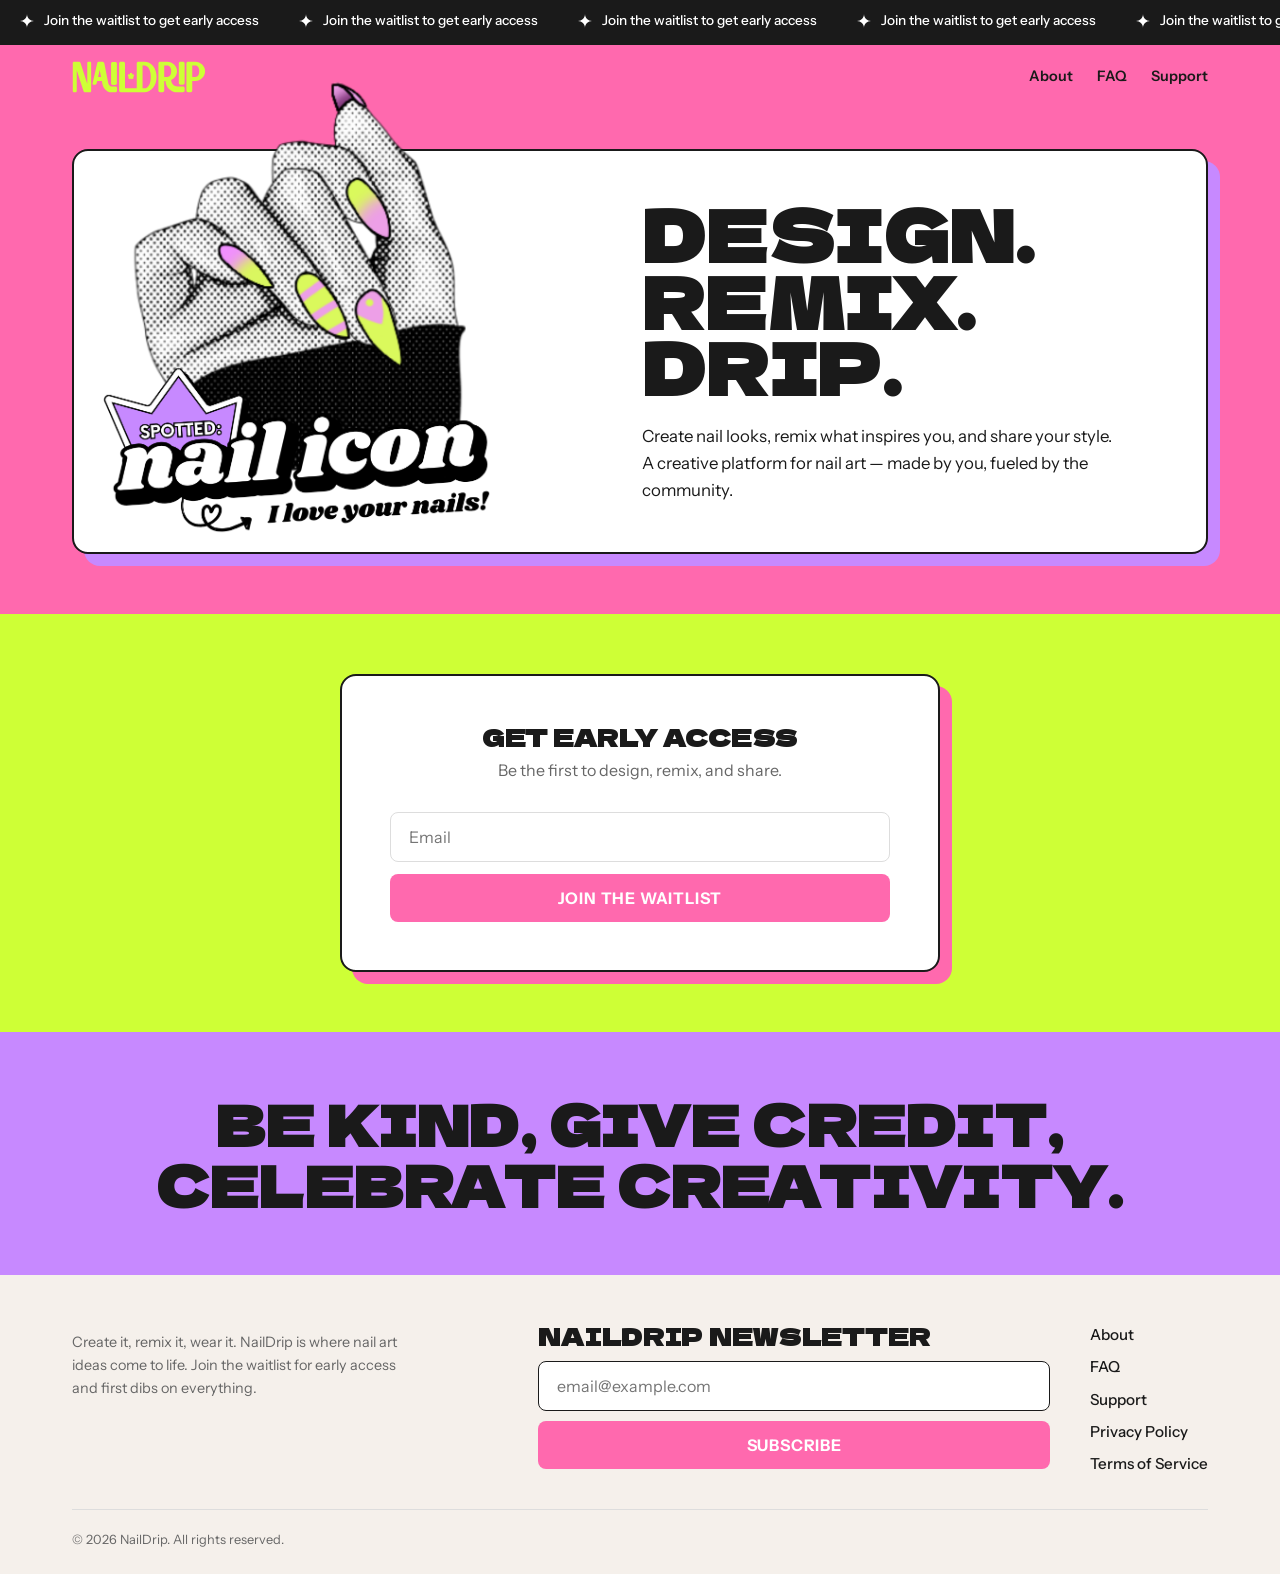
<file: index.html>
<!DOCTYPE html>
<html lang="en">
<head>
  <meta charset="UTF-8">
  <meta name="viewport" content="width=device-width, initial-scale=1.0">
  <title>NailDrip — Design, Remix, and Share Nail Art</title>
  <meta name="description" content="A creative platform for designing, remixing, sharing, and discovering nail art. Made by you, inspired by the community.">
  <meta property="og:title" content="NailDrip — Design, Remix, and Share Nail Art">
  <meta property="og:description" content="A creative platform for designing, remixing, sharing, and discovering nail art.">
  <meta property="og:type" content="website">
  <meta property="og:url" content="https://naildrip.co/">
  <meta name="twitter:card" content="summary_large_image">
  <link rel="stylesheet" href="css/style.css?v=17">
</head>
<body>

  <!-- Announcement Marquee -->
  <div class="announcement-bar">
    <div class="marquee-track">
      <span>Join the waitlist to get early access</span>
      <span>Join the waitlist to get early access</span>
      <span>Join the waitlist to get early access</span>
      <span>Join the waitlist to get early access</span>
      <span>Join the waitlist to get early access</span>
      <span>Join the waitlist to get early access</span>
      <span>Join the waitlist to get early access</span>
      <span>Join the waitlist to get early access</span>
      <span>Join the waitlist to get early access</span>
      <span>Join the waitlist to get early access</span>
      <span>Join the waitlist to get early access</span>
      <span>Join the waitlist to get early access</span>
    </div>
  </div>

  <!-- Header -->
  <header class="site-header">
    <div class="container">
      <a href="/" class="logo">
        <img src="images/naildrip_logo-neon.svg" alt="NailDrip" height="32">
      </a>
      <nav class="desktop-nav">
        <a href="/about.html">About</a>
        <a href="/faq.html">FAQ</a>
        <a href="/support.html">Support</a>
      </nav>
      <button class="nav-toggle" onclick="document.querySelector('.mobile-nav').classList.toggle('open')" aria-label="Menu">
        <svg viewBox="0 0 24 24" fill="none" stroke="currentColor" stroke-width="2.5"><line x1="3" y1="6" x2="21" y2="6"/><line x1="3" y1="12" x2="21" y2="12"/><line x1="3" y1="18" x2="21" y2="18"/></svg>
      </button>
    </div>
    <nav class="mobile-nav">
      <a href="/about.html">About</a>
      <a href="/faq.html">FAQ</a>
      <a href="/support.html">Support</a>
    </nav>
  </header>

  <!-- Hero Section -->
  <div class="hero-section">
    <div class="hero-card">
      <div class="hero-image">
        <img src="images/naildrip-halftonehand.png" alt="Illustrated hand with colorful nail art">
      </div>
      <div class="hero-text">
        <h1>Design. Remix. Drip.</h1>
        <p>Create nail looks, remix what inspires you, and share your style. A creative platform for nail art — made by you, fueled by the community.</p>
      </div>
    </div>
  </div>

  <!-- Waitlist Section -->
  <section class="section-lime">
    <div class="waitlist-card">
      <h2>Get early access</h2>
      <p class="subtitle">Be the first to design, remix, and share.</p>
      <form class="email-form" action="#">
        <input type="email" name="email" placeholder="Email" required>
        <button type="submit" class="btn-pink">Join the waitlist</button>
      </form>
    </div>
  </section>

  <!-- Purple Banner -->
  <section class="section-purple">
    <div class="container">
      <h2>Be kind, give credit, celebrate creativity.</h2>
    </div>
  </section>

  <!-- Footer -->
  <footer class="site-footer">
    <div class="container">
      <div class="footer-content">
        <div class="footer-brand">
          <p>Create it, remix it, wear it. NailDrip is where nail art ideas come to life. Join the waitlist for early access and first dibs on everything.</p>
        </div>
        <div class="footer-newsletter">
          <h3>NailDrip Newsletter</h3>
          <form class="email-form" action="#">
            <input type="email" name="email" placeholder="email@example.com" required>
            <button type="submit" class="btn-pink">Subscribe</button>
          </form>
        </div>
        <div class="footer-links">
          <a href="/about.html">About</a>
          <a href="/faq.html">FAQ</a>
          <a href="/support.html">Support</a>
          <a href="/privacy.html">Privacy Policy</a>
          <a href="/terms.html">Terms of Service</a>
        </div>
      </div>
      <div class="footer-bottom">
        &copy; 2026 NailDrip. All rights reserved.
      </div>
    </div>
  </footer>

  <script src="js/forms.js"></script>
</body>
</html>
</file>
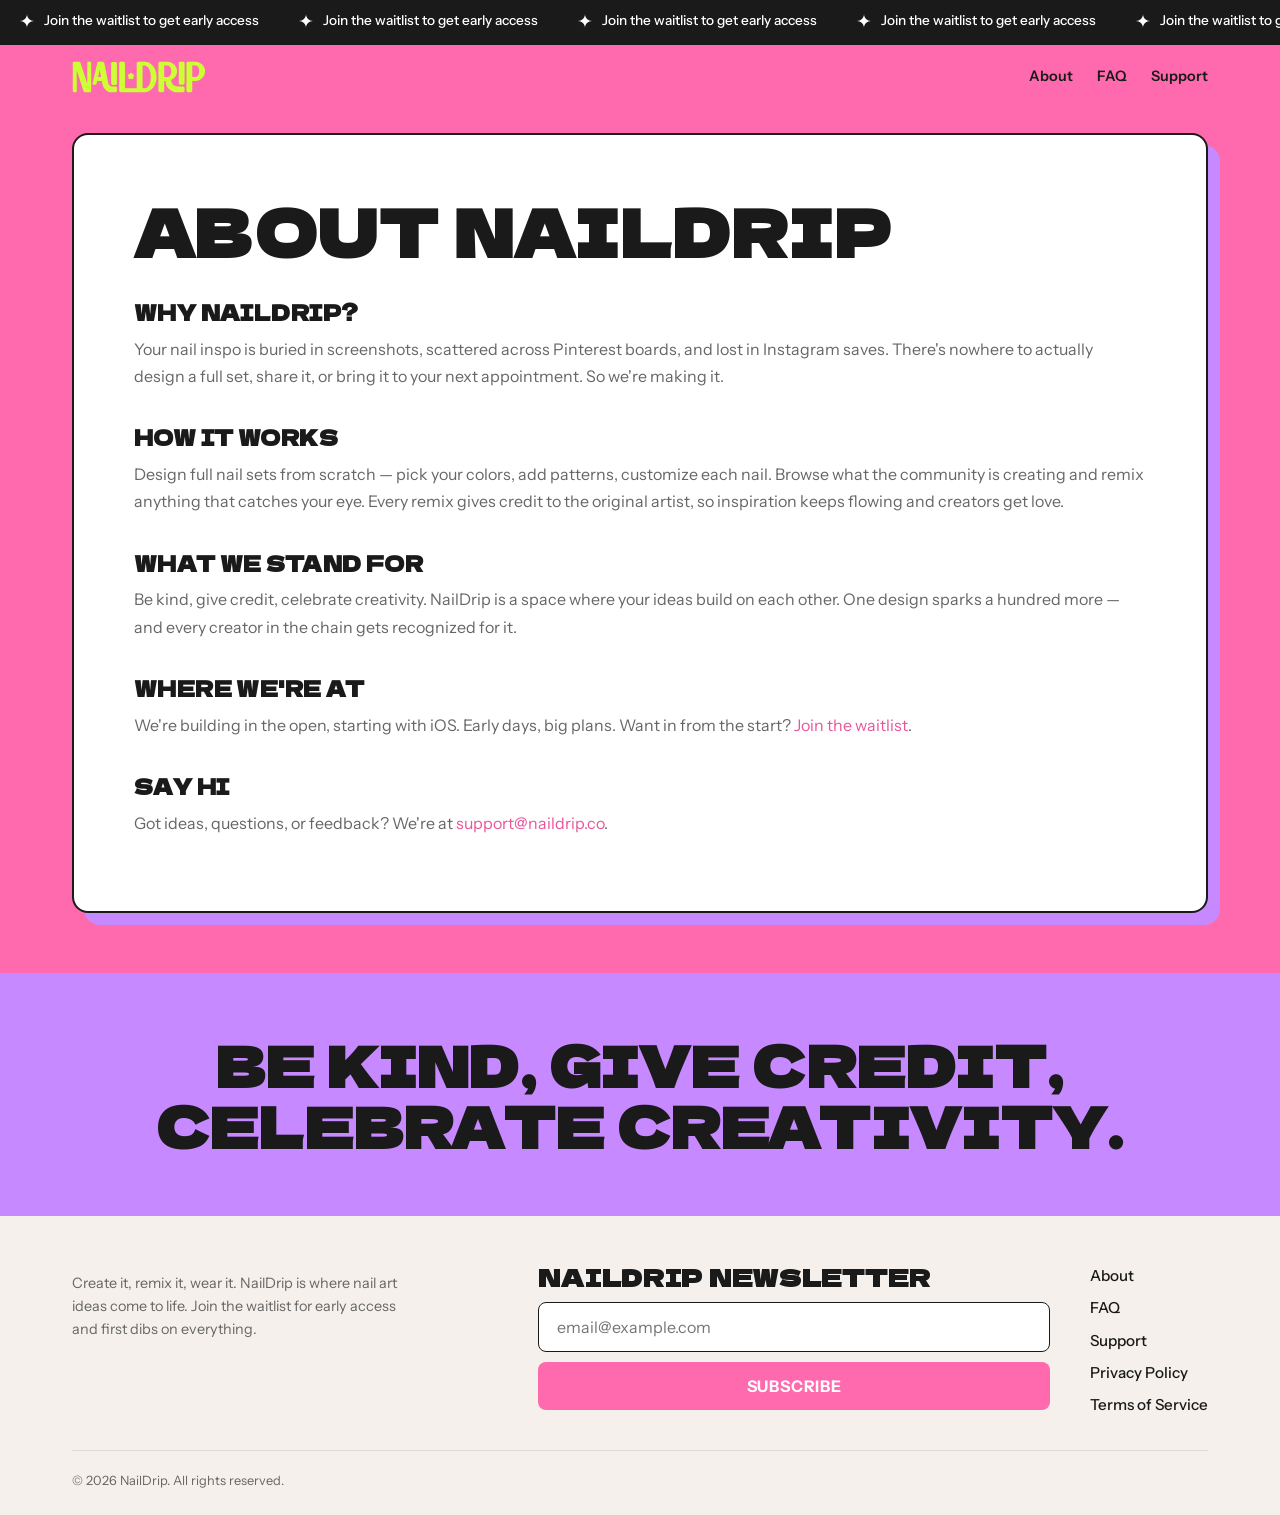
<file: about.html>
<!DOCTYPE html>
<html lang="en">
<head>
  <meta charset="UTF-8">
  <meta name="viewport" content="width=device-width, initial-scale=1.0">
  <title>About — NailDrip</title>
  <meta name="description" content="The story behind NailDrip — a creative platform for nail art, built by people who believe in celebrating creativity.">
  <link rel="stylesheet" href="css/style.css?v=17">
</head>
<body>

  <!-- Announcement Marquee -->
  <div class="announcement-bar">
    <div class="marquee-track">
      <span>Join the waitlist to get early access</span>
      <span>Join the waitlist to get early access</span>
      <span>Join the waitlist to get early access</span>
      <span>Join the waitlist to get early access</span>
      <span>Join the waitlist to get early access</span>
      <span>Join the waitlist to get early access</span>
      <span>Join the waitlist to get early access</span>
      <span>Join the waitlist to get early access</span>
      <span>Join the waitlist to get early access</span>
      <span>Join the waitlist to get early access</span>
      <span>Join the waitlist to get early access</span>
      <span>Join the waitlist to get early access</span>
    </div>
  </div>

  <!-- Header -->
  <header class="site-header">
    <div class="container">
      <a href="/" class="logo">
        <img src="images/naildrip_logo-neon.svg" alt="NailDrip" height="32">
      </a>
      <nav class="desktop-nav">
        <a href="/about.html">About</a>
        <a href="/faq.html">FAQ</a>
        <a href="/support.html">Support</a>
      </nav>
      <button class="nav-toggle" onclick="document.querySelector('.mobile-nav').classList.toggle('open')" aria-label="Menu">
        <svg viewBox="0 0 24 24" fill="none" stroke="currentColor" stroke-width="2.5"><line x1="3" y1="6" x2="21" y2="6"/><line x1="3" y1="12" x2="21" y2="12"/><line x1="3" y1="18" x2="21" y2="18"/></svg>
      </button>
    </div>
    <nav class="mobile-nav">
      <a href="/about.html">About</a>
      <a href="/faq.html">FAQ</a>
      <a href="/support.html">Support</a>
    </nav>
  </header>

  <!-- Page Content -->
  <div class="container">
    <div class="page-wrapper">
      <h1>About NailDrip</h1>

      <div class="about-section">
        <h2>Why NailDrip?</h2>
        <p>Your nail inspo is buried in screenshots, scattered across Pinterest boards, and lost in Instagram saves. There's nowhere to actually design a full set, share it, or bring it to your next appointment. So we're making it.</p>

        <h2>How it works</h2>
        <p>Design full nail sets from scratch — pick your colors, add patterns, customize each nail. Browse what the community is creating and remix anything that catches your eye. Every remix gives credit to the original artist, so inspiration keeps flowing and creators get love.</p>

        <h2>What we stand for</h2>
        <p>Be kind, give credit, celebrate creativity. NailDrip is a space where your ideas build on each other. One design sparks a hundred more — and every creator in the chain gets recognized for it.</p>

        <h2>Where we're at</h2>
        <p>We're building in the open, starting with iOS. Early days, big plans. Want in from the start? <a href="/">Join the waitlist</a>.</p>

        <h2>Say hi</h2>
        <p>Got ideas, questions, or feedback? We're at <a href="mailto:support@naildrip.co">support@naildrip.co</a>.</p>
      </div>
    </div>
  </div>

  <!-- Purple Banner -->
  <section class="section-purple">
    <div class="container">
      <h2>Be kind, give credit, celebrate creativity.</h2>
    </div>
  </section>

  <!-- Footer -->
  <footer class="site-footer">
    <div class="container">
      <div class="footer-content">
        <div class="footer-brand">
          <p>Create it, remix it, wear it. NailDrip is where nail art ideas come to life. Join the waitlist for early access and first dibs on everything.</p>
        </div>
        <div class="footer-newsletter">
          <h3>NailDrip Newsletter</h3>
          <form class="email-form" action="#">
            <input type="email" name="email" placeholder="email@example.com" required>
            <button type="submit" class="btn-pink">Subscribe</button>
          </form>
        </div>
        <div class="footer-links">
          <a href="/about.html">About</a>
          <a href="/faq.html">FAQ</a>
          <a href="/support.html">Support</a>
          <a href="/privacy.html">Privacy Policy</a>
          <a href="/terms.html">Terms of Service</a>
        </div>
      </div>
      <div class="footer-bottom">
        &copy; 2026 NailDrip. All rights reserved.
      </div>
    </div>
  </footer>

  <script src="js/forms.js"></script>
</body>
</html>
</file>
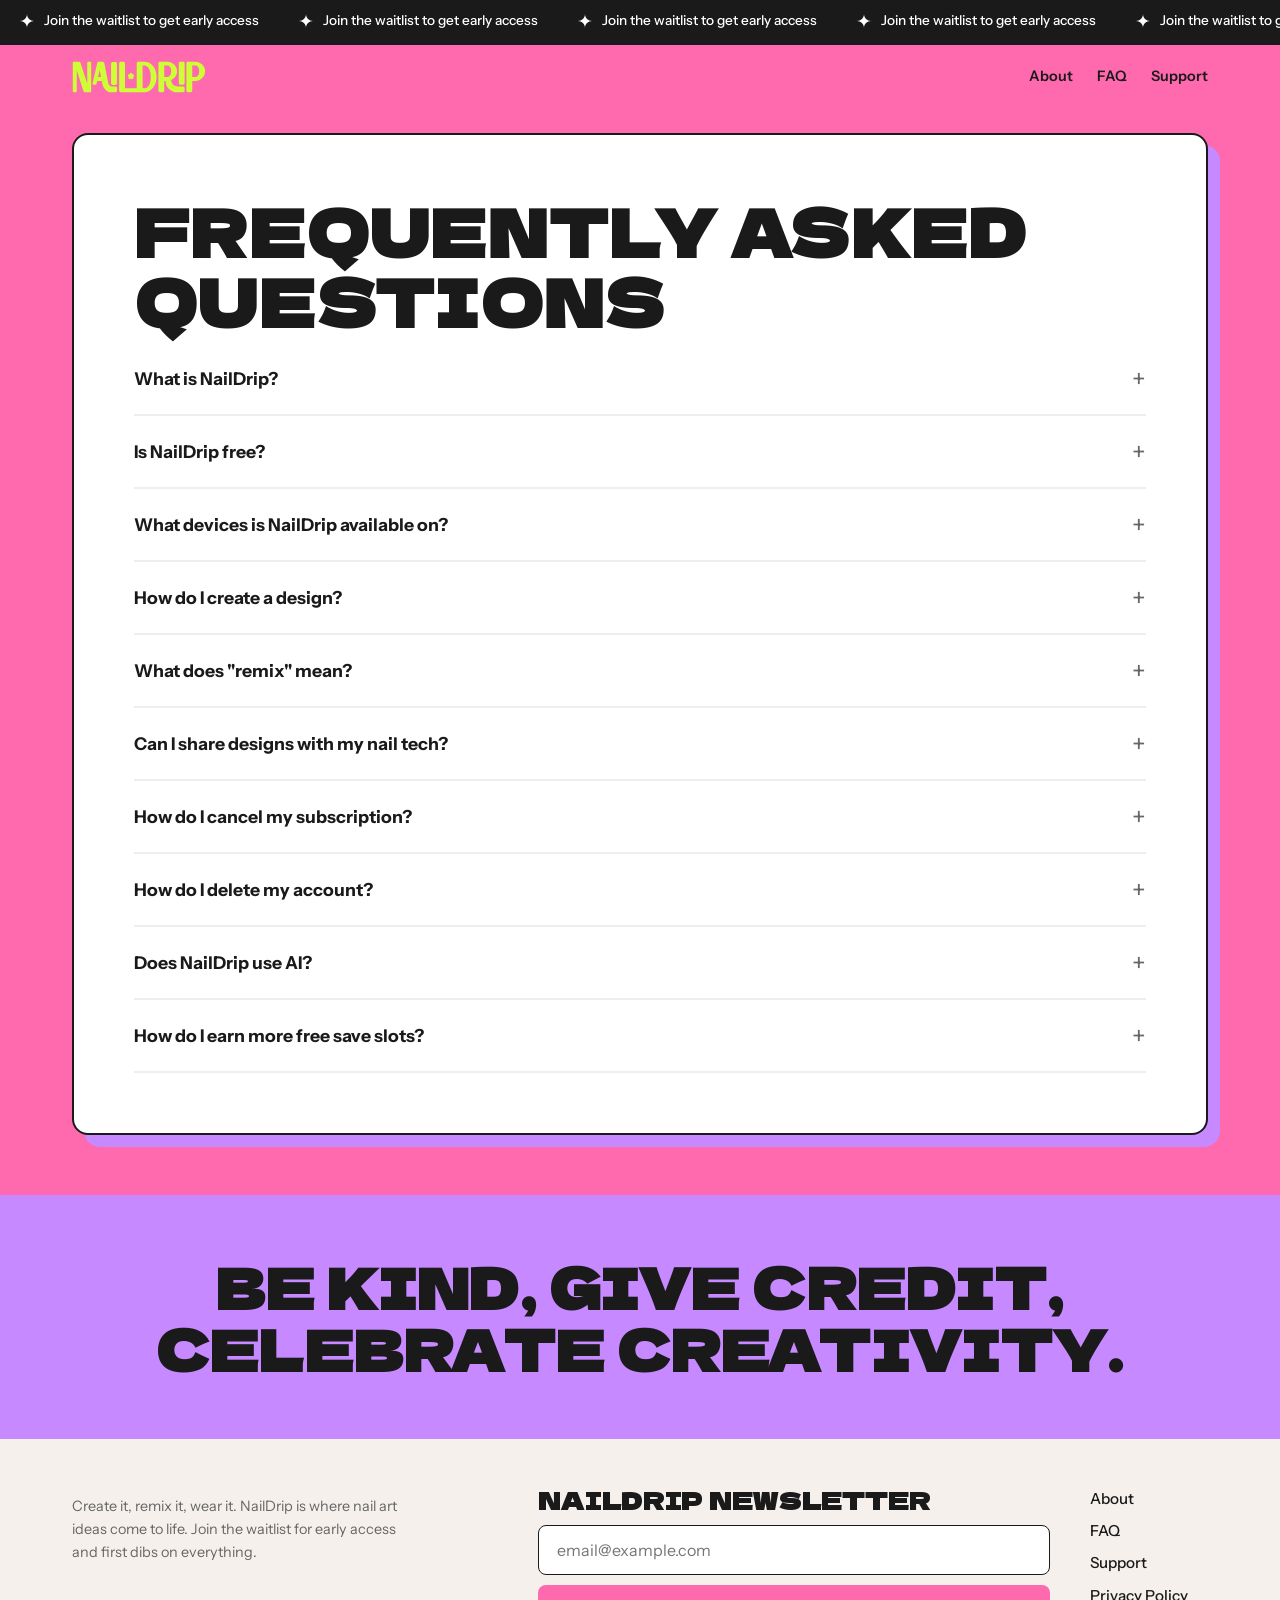
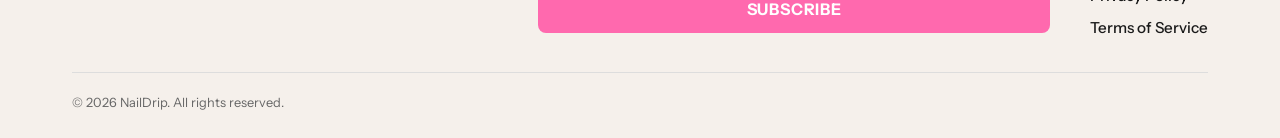
<file: faq.html>
<!DOCTYPE html>
<html lang="en">
<head>
  <meta charset="UTF-8">
  <meta name="viewport" content="width=device-width, initial-scale=1.0">
  <title>FAQ — NailDrip</title>
  <meta name="description" content="Frequently asked questions about NailDrip — the creative platform for nail art design.">
  <link rel="stylesheet" href="css/style.css?v=17">
</head>
<body>

  <!-- Announcement Marquee -->
  <div class="announcement-bar">
    <div class="marquee-track">
      <span>Join the waitlist to get early access</span>
      <span>Join the waitlist to get early access</span>
      <span>Join the waitlist to get early access</span>
      <span>Join the waitlist to get early access</span>
      <span>Join the waitlist to get early access</span>
      <span>Join the waitlist to get early access</span>
      <span>Join the waitlist to get early access</span>
      <span>Join the waitlist to get early access</span>
      <span>Join the waitlist to get early access</span>
      <span>Join the waitlist to get early access</span>
      <span>Join the waitlist to get early access</span>
      <span>Join the waitlist to get early access</span>
    </div>
  </div>

  <!-- Header -->
  <header class="site-header">
    <div class="container">
      <a href="/" class="logo">
        <img src="images/naildrip_logo-neon.svg" alt="NailDrip" height="32">
      </a>
      <nav class="desktop-nav">
        <a href="/about.html">About</a>
        <a href="/faq.html">FAQ</a>
        <a href="/support.html">Support</a>
      </nav>
      <button class="nav-toggle" onclick="document.querySelector('.mobile-nav').classList.toggle('open')" aria-label="Menu">
        <svg viewBox="0 0 24 24" fill="none" stroke="currentColor" stroke-width="2.5"><line x1="3" y1="6" x2="21" y2="6"/><line x1="3" y1="12" x2="21" y2="12"/><line x1="3" y1="18" x2="21" y2="18"/></svg>
      </button>
    </div>
    <nav class="mobile-nav">
      <a href="/about.html">About</a>
      <a href="/faq.html">FAQ</a>
      <a href="/support.html">Support</a>
    </nav>
  </header>

  <!-- Page Content -->
  <div class="container">
    <div class="page-wrapper">
      <h1>Frequently Asked Questions</h1>

      <div class="faq-list">

        <div class="faq-item">
          <button class="faq-question" onclick="this.parentElement.classList.toggle('open')">
            What is NailDrip?
          </button>
          <div class="faq-answer">
            <p>A creative platform for nail art. Design full sets from scratch, discover looks from the community, remix designs you love (with credit to the original creator), and save everything to show your nail tech.</p>
          </div>
        </div>

        <div class="faq-item">
          <button class="faq-question" onclick="this.parentElement.classList.toggle('open')">
            Is NailDrip free?
          </button>
          <div class="faq-answer">
            <p>Yes — the free tier gives you 3 saved design slots, with more available through referrals (up to 10 bonus slots). NailDrip Pro unlocks unlimited saves and premium features for $6.99/month or $39.99/year.</p>
          </div>
        </div>

        <div class="faq-item">
          <button class="faq-question" onclick="this.parentElement.classList.toggle('open')">
            What devices is NailDrip available on?
          </button>
          <div class="faq-answer">
            <p>iPhone only for now — available on the App Store. We're focused on nailing the iOS experience first, then expanding.</p>
          </div>
        </div>

        <div class="faq-item">
          <button class="faq-question" onclick="this.parentElement.classList.toggle('open')">
            How do I create a design?
          </button>
          <div class="faq-answer">
            <p>Start with the full set view — choose colors, add patterns, and customize each nail individually. Go matching, add an accent nail, or make every finger different. Save it when you're done.</p>
          </div>
        </div>

        <div class="faq-item">
          <button class="faq-question" onclick="this.parentElement.classList.toggle('open')">
            What does "remix" mean?
          </button>
          <div class="faq-answer">
            <p>It's a creative riff. See a look you love? Remix it — put your own spin on it while the original creator gets credit. That's how ideas grow here.</p>
          </div>
        </div>

        <div class="faq-item">
          <button class="faq-question" onclick="this.parentElement.classList.toggle('open')">
            Can I share designs with my nail tech?
          </button>
          <div class="faq-answer">
            <p>That's the whole point. Save your design and pull it up at your appointment — colors, patterns, every detail, right from your phone.</p>
          </div>
        </div>

        <div class="faq-item">
          <button class="faq-question" onclick="this.parentElement.classList.toggle('open')">
            How do I cancel my subscription?
          </button>
          <div class="faq-answer">
            <p>Go to Settings &gt; Apple ID &gt; Subscriptions on your iPhone, find NailDrip, and tap Cancel. Pro features stay active until the end of your billing period.</p>
          </div>
        </div>

        <div class="faq-item">
          <button class="faq-question" onclick="this.parentElement.classList.toggle('open')">
            How do I delete my account?
          </button>
          <div class="faq-answer">
            <p>You can delete it directly in the app. Your saved designs will be permanently removed within 30 days. If you have Pro, cancel that separately through Apple ID settings.</p>
          </div>
        </div>

        <div class="faq-item">
          <button class="faq-question" onclick="this.parentElement.classList.toggle('open')">
            Does NailDrip use AI?
          </button>
          <div class="faq-answer">
            <p>We may use AI for design suggestions and rendering. Anything AI-generated is clearly labeled, and we never use your designs to train models without your explicit consent.</p>
          </div>
        </div>

        <div class="faq-item">
          <button class="faq-question" onclick="this.parentElement.classList.toggle('open')">
            How do I earn more free save slots?
          </button>
          <div class="faq-answer">
            <p>Refer friends. When they sign up, you both get rewarded — up to 10 bonus slots total.</p>
          </div>
        </div>

      </div>
    </div>
  </div>

  <!-- Purple Banner -->
  <section class="section-purple">
    <div class="container">
      <h2>Be kind, give credit, celebrate creativity.</h2>
    </div>
  </section>

  <!-- Footer -->
  <footer class="site-footer">
    <div class="container">
      <div class="footer-content">
        <div class="footer-brand">
          <p>Create it, remix it, wear it. NailDrip is where nail art ideas come to life. Join the waitlist for early access and first dibs on everything.</p>
        </div>
        <div class="footer-newsletter">
          <h3>NailDrip Newsletter</h3>
          <form class="email-form" action="#">
            <input type="email" name="email" placeholder="email@example.com" required>
            <button type="submit" class="btn-pink">Subscribe</button>
          </form>
        </div>
        <div class="footer-links">
          <a href="/about.html">About</a>
          <a href="/faq.html">FAQ</a>
          <a href="/support.html">Support</a>
          <a href="/privacy.html">Privacy Policy</a>
          <a href="/terms.html">Terms of Service</a>
        </div>
      </div>
      <div class="footer-bottom">
        &copy; 2026 NailDrip. All rights reserved.
      </div>
    </div>
  </footer>

  <script src="js/forms.js"></script>
</body>
</html>
</file>
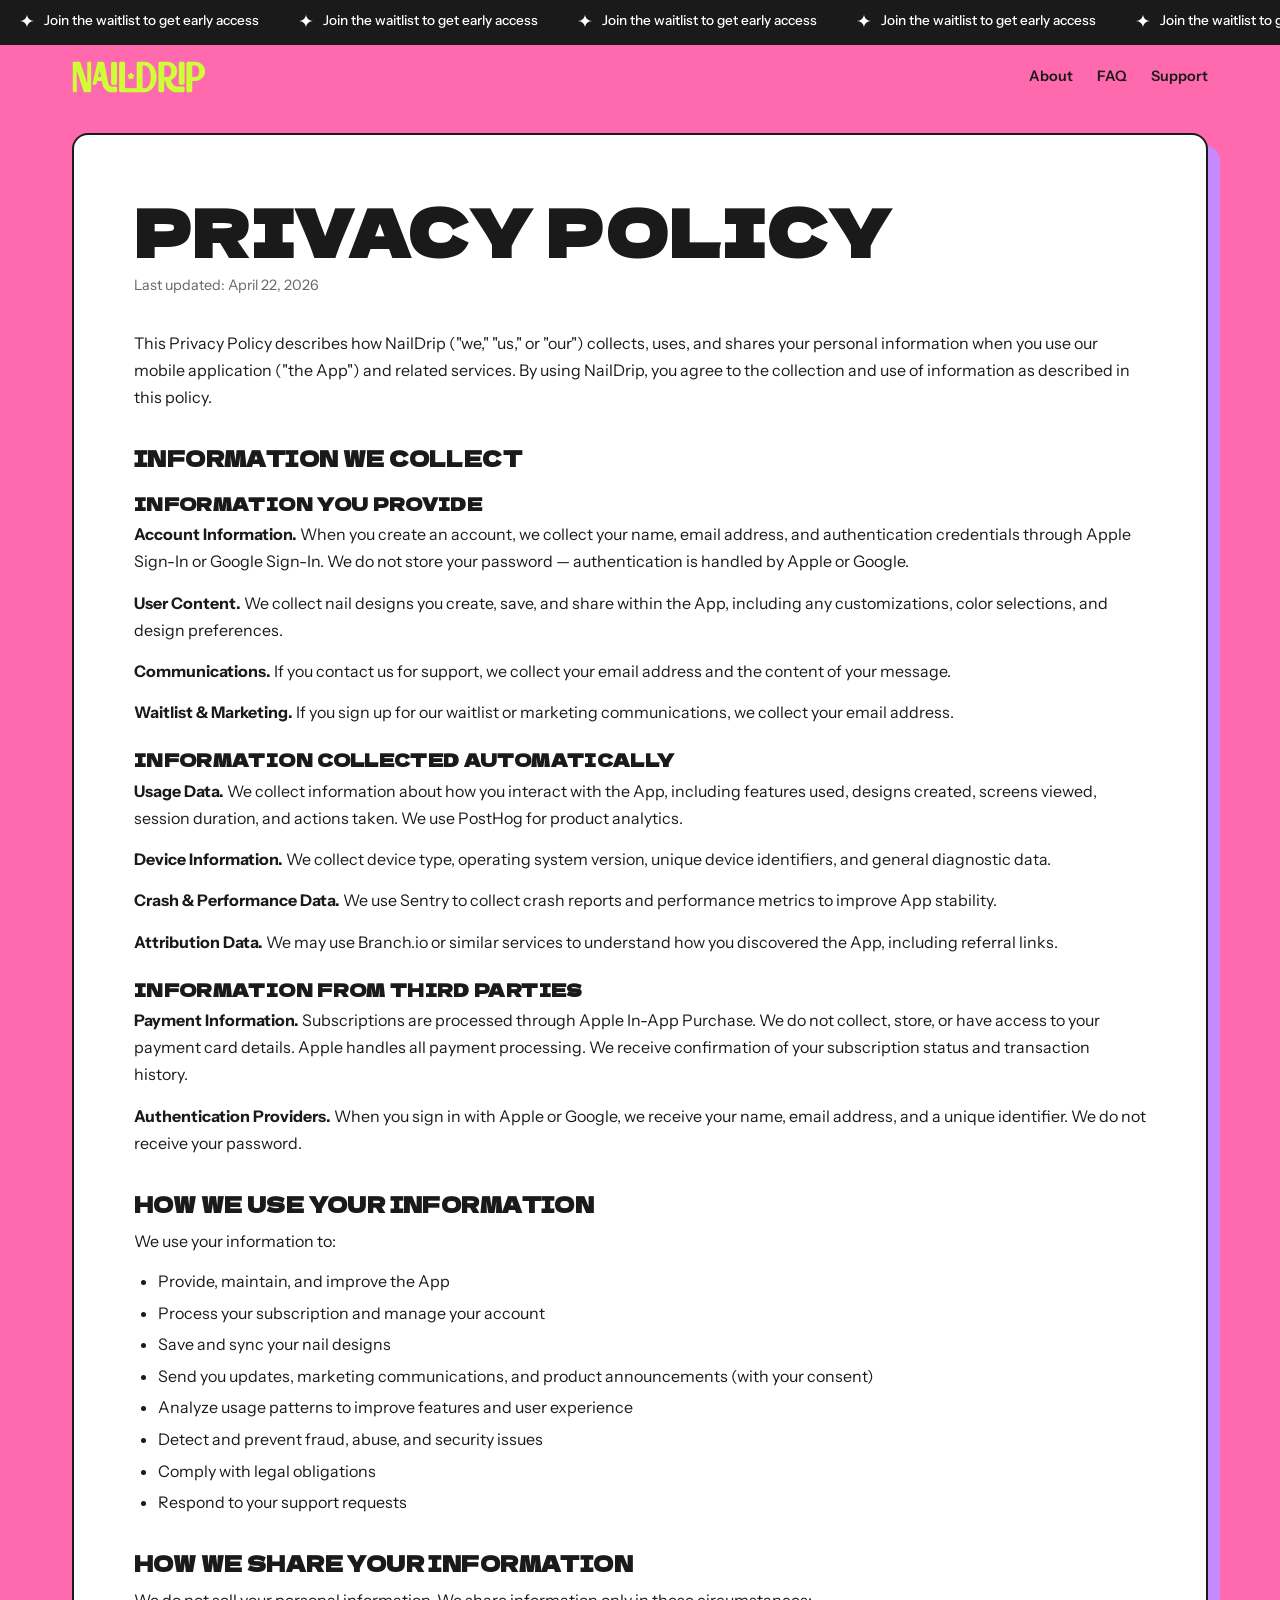
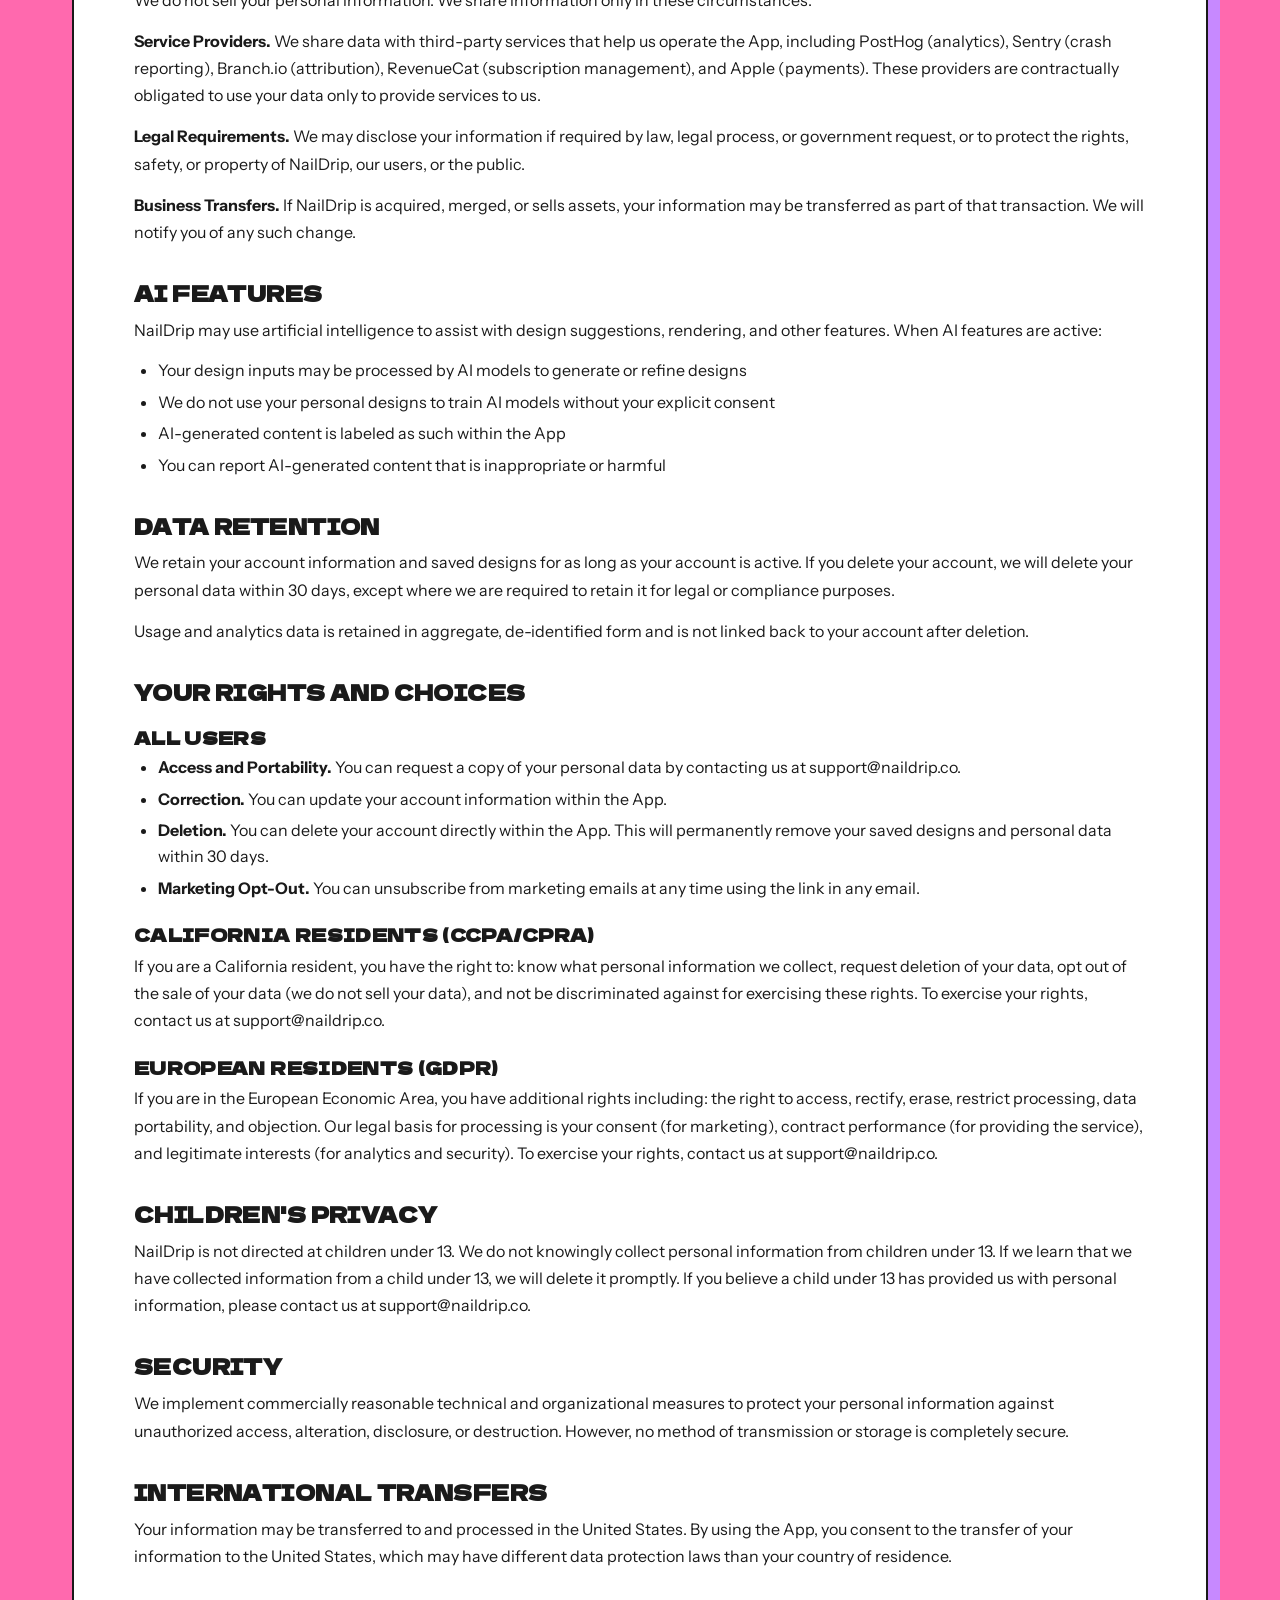
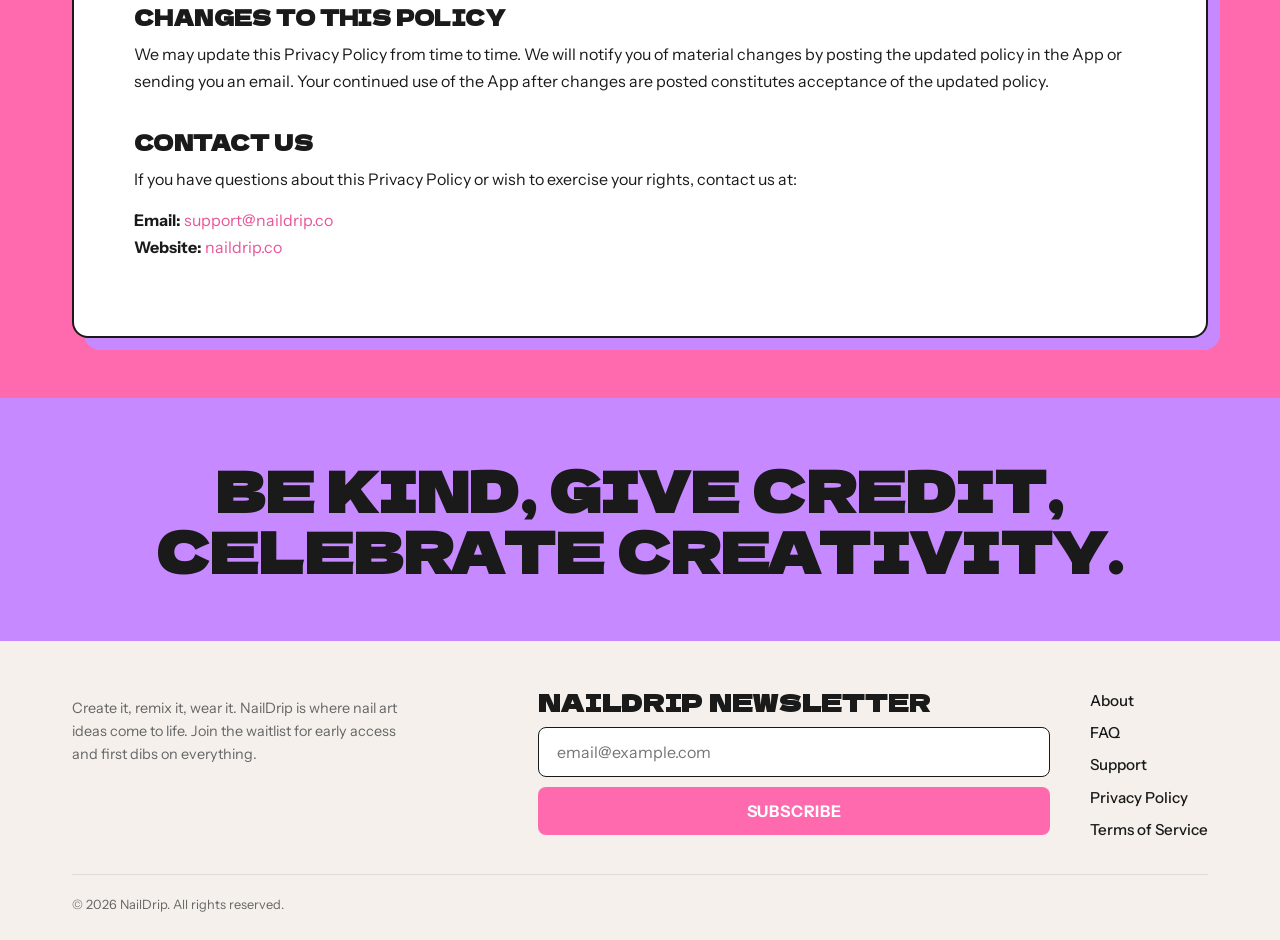
<file: privacy.html>
<!DOCTYPE html>
<html lang="en">
<head>
  <meta charset="UTF-8">
  <meta name="viewport" content="width=device-width, initial-scale=1.0">
  <title>Privacy Policy — NailDrip</title>
  <meta name="description" content="NailDrip Privacy Policy. Learn how we collect, use, and protect your personal information.">
  <link rel="stylesheet" href="css/style.css?v=17">
</head>
<body>

  <!-- Announcement Marquee -->
  <div class="announcement-bar">
    <div class="marquee-track">
      <span>Join the waitlist to get early access</span>
      <span>Join the waitlist to get early access</span>
      <span>Join the waitlist to get early access</span>
      <span>Join the waitlist to get early access</span>
      <span>Join the waitlist to get early access</span>
      <span>Join the waitlist to get early access</span>
      <span>Join the waitlist to get early access</span>
      <span>Join the waitlist to get early access</span>
      <span>Join the waitlist to get early access</span>
      <span>Join the waitlist to get early access</span>
      <span>Join the waitlist to get early access</span>
      <span>Join the waitlist to get early access</span>
    </div>
  </div>

  <!-- Header -->
  <header class="site-header">
    <div class="container">
      <a href="/" class="logo">
        <img src="images/naildrip_logo-neon.svg" alt="NailDrip" height="32">
      </a>
      <nav class="desktop-nav">
        <a href="/about.html">About</a>
        <a href="/faq.html">FAQ</a>
        <a href="/support.html">Support</a>
      </nav>
      <button class="nav-toggle" onclick="document.querySelector('.mobile-nav').classList.toggle('open')" aria-label="Menu">
        <svg viewBox="0 0 24 24" fill="none" stroke="currentColor" stroke-width="2.5"><line x1="3" y1="6" x2="21" y2="6"/><line x1="3" y1="12" x2="21" y2="12"/><line x1="3" y1="18" x2="21" y2="18"/></svg>
      </button>
    </div>
    <nav class="mobile-nav">
      <a href="/about.html">About</a>
      <a href="/faq.html">FAQ</a>
      <a href="/support.html">Support</a>
    </nav>
  </header>

  <!-- Page Content -->
  <div class="container">
    <div class="page-wrapper">
      <h1>Privacy Policy</h1>
      <p class="page-date">Last updated: April 22, 2026</p>

      <p>This Privacy Policy describes how NailDrip ("we," "us," or "our") collects, uses, and shares your personal information when you use our mobile application ("the App") and related services. By using NailDrip, you agree to the collection and use of information as described in this policy.</p>

      <h2>Information We Collect</h2>

      <h3>Information You Provide</h3>
      <p><strong>Account Information.</strong> When you create an account, we collect your name, email address, and authentication credentials through Apple Sign-In or Google Sign-In. We do not store your password — authentication is handled by Apple or Google.</p>
      <p><strong>User Content.</strong> We collect nail designs you create, save, and share within the App, including any customizations, color selections, and design preferences.</p>
      <p><strong>Communications.</strong> If you contact us for support, we collect your email address and the content of your message.</p>
      <p><strong>Waitlist &amp; Marketing.</strong> If you sign up for our waitlist or marketing communications, we collect your email address.</p>

      <h3>Information Collected Automatically</h3>
      <p><strong>Usage Data.</strong> We collect information about how you interact with the App, including features used, designs created, screens viewed, session duration, and actions taken. We use PostHog for product analytics.</p>
      <p><strong>Device Information.</strong> We collect device type, operating system version, unique device identifiers, and general diagnostic data.</p>
      <p><strong>Crash &amp; Performance Data.</strong> We use Sentry to collect crash reports and performance metrics to improve App stability.</p>
      <p><strong>Attribution Data.</strong> We may use Branch.io or similar services to understand how you discovered the App, including referral links.</p>

      <h3>Information from Third Parties</h3>
      <p><strong>Payment Information.</strong> Subscriptions are processed through Apple In-App Purchase. We do not collect, store, or have access to your payment card details. Apple handles all payment processing. We receive confirmation of your subscription status and transaction history.</p>
      <p><strong>Authentication Providers.</strong> When you sign in with Apple or Google, we receive your name, email address, and a unique identifier. We do not receive your password.</p>

      <h2>How We Use Your Information</h2>
      <p>We use your information to:</p>
      <ul>
        <li>Provide, maintain, and improve the App</li>
        <li>Process your subscription and manage your account</li>
        <li>Save and sync your nail designs</li>
        <li>Send you updates, marketing communications, and product announcements (with your consent)</li>
        <li>Analyze usage patterns to improve features and user experience</li>
        <li>Detect and prevent fraud, abuse, and security issues</li>
        <li>Comply with legal obligations</li>
        <li>Respond to your support requests</li>
      </ul>

      <h2>How We Share Your Information</h2>
      <p>We do not sell your personal information. We share information only in these circumstances:</p>
      <p><strong>Service Providers.</strong> We share data with third-party services that help us operate the App, including PostHog (analytics), Sentry (crash reporting), Branch.io (attribution), RevenueCat (subscription management), and Apple (payments). These providers are contractually obligated to use your data only to provide services to us.</p>
      <p><strong>Legal Requirements.</strong> We may disclose your information if required by law, legal process, or government request, or to protect the rights, safety, or property of NailDrip, our users, or the public.</p>
      <p><strong>Business Transfers.</strong> If NailDrip is acquired, merged, or sells assets, your information may be transferred as part of that transaction. We will notify you of any such change.</p>

      <h2>AI Features</h2>
      <p>NailDrip may use artificial intelligence to assist with design suggestions, rendering, and other features. When AI features are active:</p>
      <ul>
        <li>Your design inputs may be processed by AI models to generate or refine designs</li>
        <li>We do not use your personal designs to train AI models without your explicit consent</li>
        <li>AI-generated content is labeled as such within the App</li>
        <li>You can report AI-generated content that is inappropriate or harmful</li>
      </ul>

      <h2>Data Retention</h2>
      <p>We retain your account information and saved designs for as long as your account is active. If you delete your account, we will delete your personal data within 30 days, except where we are required to retain it for legal or compliance purposes.</p>
      <p>Usage and analytics data is retained in aggregate, de-identified form and is not linked back to your account after deletion.</p>

      <h2>Your Rights and Choices</h2>

      <h3>All Users</h3>
      <ul>
        <li><strong>Access and Portability.</strong> You can request a copy of your personal data by contacting us at support@naildrip.co.</li>
        <li><strong>Correction.</strong> You can update your account information within the App.</li>
        <li><strong>Deletion.</strong> You can delete your account directly within the App. This will permanently remove your saved designs and personal data within 30 days.</li>
        <li><strong>Marketing Opt-Out.</strong> You can unsubscribe from marketing emails at any time using the link in any email.</li>
      </ul>

      <h3>California Residents (CCPA/CPRA)</h3>
      <p>If you are a California resident, you have the right to: know what personal information we collect, request deletion of your data, opt out of the sale of your data (we do not sell your data), and not be discriminated against for exercising these rights. To exercise your rights, contact us at support@naildrip.co.</p>

      <h3>European Residents (GDPR)</h3>
      <p>If you are in the European Economic Area, you have additional rights including: the right to access, rectify, erase, restrict processing, data portability, and objection. Our legal basis for processing is your consent (for marketing), contract performance (for providing the service), and legitimate interests (for analytics and security). To exercise your rights, contact us at support@naildrip.co.</p>

      <h2>Children's Privacy</h2>
      <p>NailDrip is not directed at children under 13. We do not knowingly collect personal information from children under 13. If we learn that we have collected information from a child under 13, we will delete it promptly. If you believe a child under 13 has provided us with personal information, please contact us at support@naildrip.co.</p>

      <h2>Security</h2>
      <p>We implement commercially reasonable technical and organizational measures to protect your personal information against unauthorized access, alteration, disclosure, or destruction. However, no method of transmission or storage is completely secure.</p>

      <h2>International Transfers</h2>
      <p>Your information may be transferred to and processed in the United States. By using the App, you consent to the transfer of your information to the United States, which may have different data protection laws than your country of residence.</p>

      <h2>Changes to This Policy</h2>
      <p>We may update this Privacy Policy from time to time. We will notify you of material changes by posting the updated policy in the App or sending you an email. Your continued use of the App after changes are posted constitutes acceptance of the updated policy.</p>

      <h2>Contact Us</h2>
      <p>If you have questions about this Privacy Policy or wish to exercise your rights, contact us at:</p>
      <p><strong>Email:</strong> <a href="mailto:support@naildrip.co">support@naildrip.co</a><br>
      <strong>Website:</strong> <a href="https://naildrip.co">naildrip.co</a></p>
    </div>
  </div>

  <!-- Purple Banner -->
  <section class="section-purple">
    <div class="container">
      <h2>Be kind, give credit, celebrate creativity.</h2>
    </div>
  </section>

  <!-- Footer -->
  <footer class="site-footer">
    <div class="container">
      <div class="footer-content">
        <div class="footer-brand">
          <p>Create it, remix it, wear it. NailDrip is where nail art ideas come to life. Join the waitlist for early access and first dibs on everything.</p>
        </div>
        <div class="footer-newsletter">
          <h3>NailDrip Newsletter</h3>
          <form class="email-form" action="#">
            <input type="email" name="email" placeholder="email@example.com" required>
            <button type="submit" class="btn-pink">Subscribe</button>
          </form>
        </div>
        <div class="footer-links">
          <a href="/about.html">About</a>
          <a href="/faq.html">FAQ</a>
          <a href="/support.html">Support</a>
          <a href="/privacy.html">Privacy Policy</a>
          <a href="/terms.html">Terms of Service</a>
        </div>
      </div>
      <div class="footer-bottom">
        &copy; 2026 NailDrip. All rights reserved.
      </div>
    </div>
  </footer>

  <script src="js/forms.js"></script>
</body>
</html>
</file>
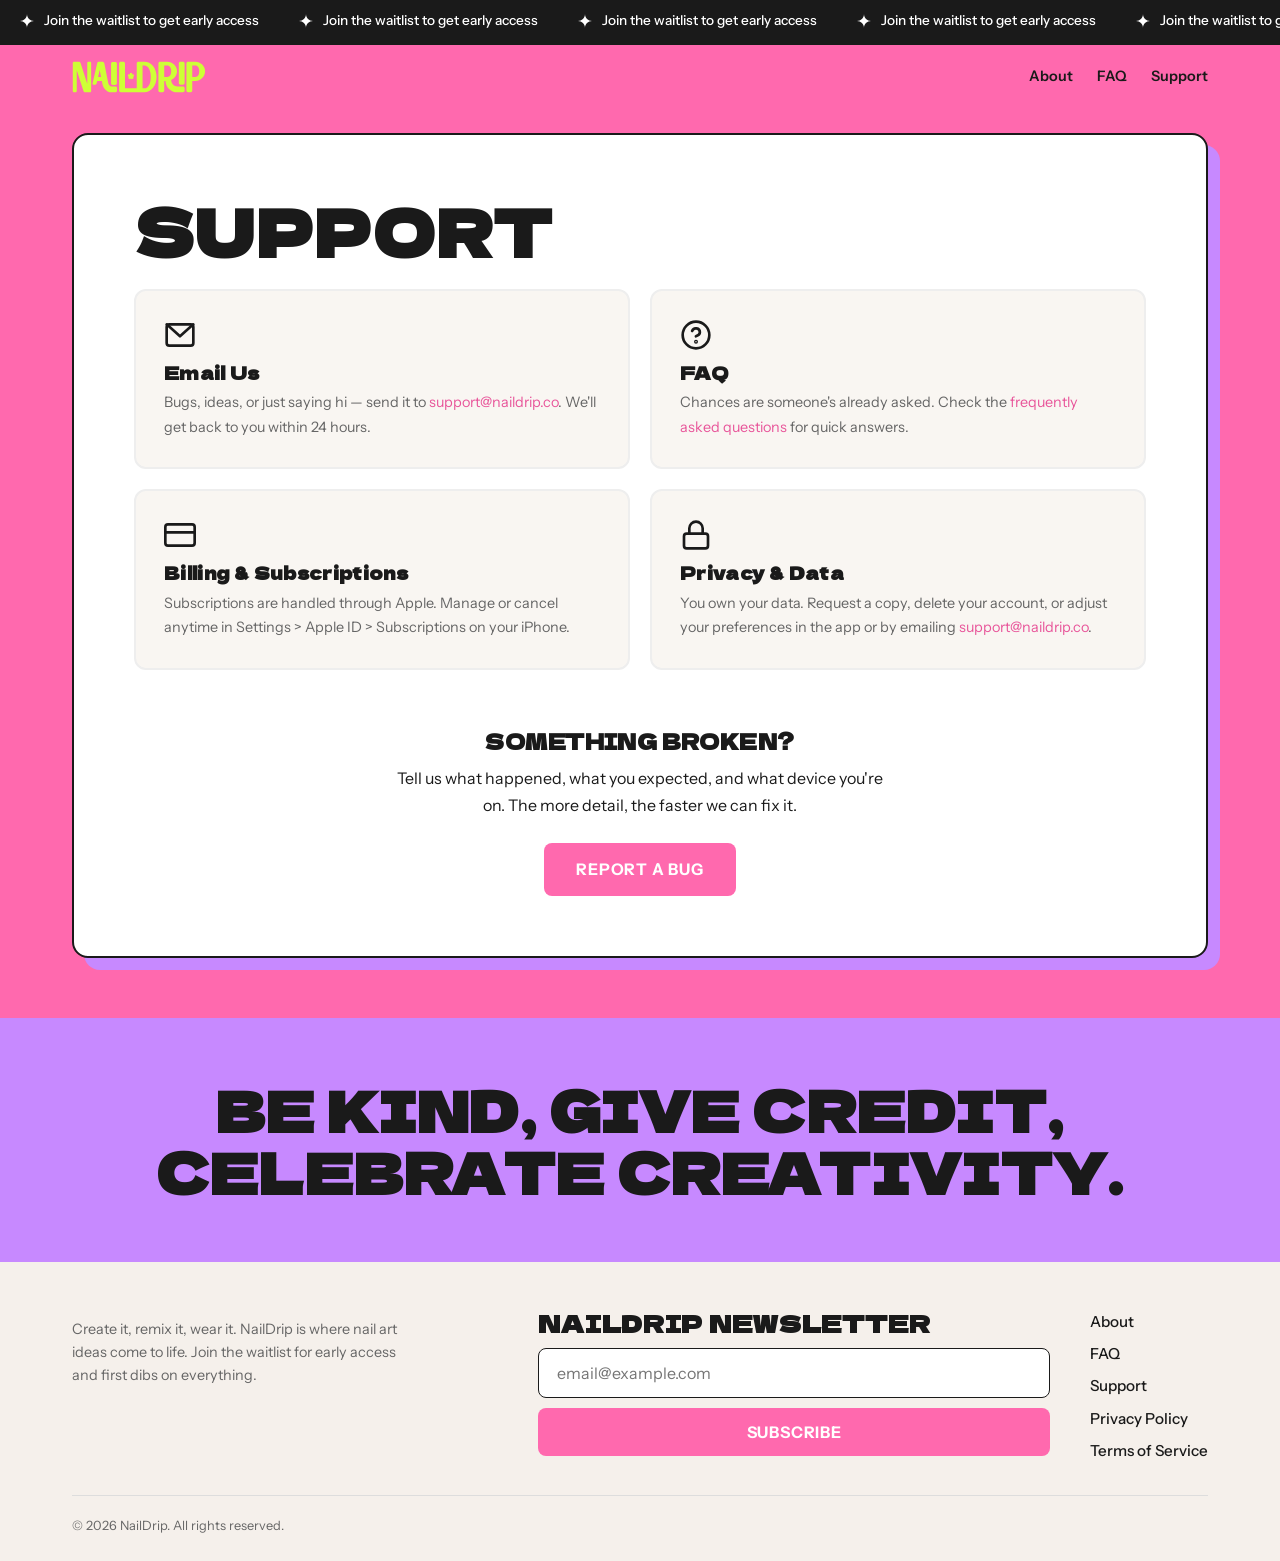
<file: support.html>
<!DOCTYPE html>
<html lang="en">
<head>
  <meta charset="UTF-8">
  <meta name="viewport" content="width=device-width, initial-scale=1.0">
  <title>Support — NailDrip</title>
  <meta name="description" content="Get help with NailDrip. Contact our support team or find answers to common questions.">
  <link rel="stylesheet" href="css/style.css?v=17">
</head>
<body>

  <!-- Announcement Marquee -->
  <div class="announcement-bar">
    <div class="marquee-track">
      <span>Join the waitlist to get early access</span>
      <span>Join the waitlist to get early access</span>
      <span>Join the waitlist to get early access</span>
      <span>Join the waitlist to get early access</span>
      <span>Join the waitlist to get early access</span>
      <span>Join the waitlist to get early access</span>
      <span>Join the waitlist to get early access</span>
      <span>Join the waitlist to get early access</span>
      <span>Join the waitlist to get early access</span>
      <span>Join the waitlist to get early access</span>
      <span>Join the waitlist to get early access</span>
      <span>Join the waitlist to get early access</span>
    </div>
  </div>

  <!-- Header -->
  <header class="site-header">
    <div class="container">
      <a href="/" class="logo">
        <img src="images/naildrip_logo-neon.svg" alt="NailDrip" height="32">
      </a>
      <nav class="desktop-nav">
        <a href="/about.html">About</a>
        <a href="/faq.html">FAQ</a>
        <a href="/support.html">Support</a>
      </nav>
      <button class="nav-toggle" onclick="document.querySelector('.mobile-nav').classList.toggle('open')" aria-label="Menu">
        <svg viewBox="0 0 24 24" fill="none" stroke="currentColor" stroke-width="2.5"><line x1="3" y1="6" x2="21" y2="6"/><line x1="3" y1="12" x2="21" y2="12"/><line x1="3" y1="18" x2="21" y2="18"/></svg>
      </button>
    </div>
    <nav class="mobile-nav">
      <a href="/about.html">About</a>
      <a href="/faq.html">FAQ</a>
      <a href="/support.html">Support</a>
    </nav>
  </header>

  <!-- Page Content -->
  <div class="container">
    <div class="page-wrapper">
      <h1>Support</h1>

      <div class="support-grid">
        <div class="support-card">
          <div class="icon"><svg viewBox="0 0 24 24" fill="none" stroke="currentColor" stroke-width="2" stroke-linecap="round" stroke-linejoin="round"><rect x="2" y="4" width="20" height="16" rx="2"/><path d="M22 4L12 13 2 4"/></svg></div>
          <h3>Email Us</h3>
          <p>Bugs, ideas, or just saying hi — send it to <a href="mailto:support@naildrip.co">support@naildrip.co</a>. We'll get back to you within 24 hours.</p>
        </div>
        <div class="support-card">
          <div class="icon"><svg viewBox="0 0 24 24" fill="none" stroke="currentColor" stroke-width="2" stroke-linecap="round" stroke-linejoin="round"><circle cx="12" cy="12" r="10"/><path d="M9.09 9a3 3 0 015.83 1c0 2-3 3-3 3"/><circle cx="12" cy="17" r="0.5"/></svg></div>
          <h3>FAQ</h3>
          <p>Chances are someone's already asked. Check the <a href="/faq.html">frequently asked questions</a> for quick answers.</p>
        </div>
        <div class="support-card">
          <div class="icon"><svg viewBox="0 0 24 24" fill="none" stroke="currentColor" stroke-width="2" stroke-linecap="round" stroke-linejoin="round"><rect x="1" y="4" width="22" height="16" rx="2"/><line x1="1" y1="10" x2="23" y2="10"/></svg></div>
          <h3>Billing &amp; Subscriptions</h3>
          <p>Subscriptions are handled through Apple. Manage or cancel anytime in Settings &gt; Apple ID &gt; Subscriptions on your iPhone.</p>
        </div>
        <div class="support-card">
          <div class="icon"><svg viewBox="0 0 24 24" fill="none" stroke="currentColor" stroke-width="2" stroke-linecap="round" stroke-linejoin="round"><rect x="3" y="11" width="18" height="11" rx="2"/><path d="M7 11V7a5 5 0 0110 0v4"/></svg></div>
          <h3>Privacy &amp; Data</h3>
          <p>You own your data. Request a copy, delete your account, or adjust your preferences in the app or by emailing <a href="mailto:support@naildrip.co">support@naildrip.co</a>.</p>
        </div>
      </div>

      <div style="text-align: center; margin-top: 60px;">
        <h2>Something Broken?</h2>
        <p style="max-width: 500px; margin: 12px auto 24px;">Tell us what happened, what you expected, and what device you're on. The more detail, the faster we can fix it.</p>
        <a href="mailto:support@naildrip.co?subject=Bug%20Report" class="btn-pink">Report a Bug</a>
      </div>
    </div>
  </div>

  <!-- Purple Banner -->
  <section class="section-purple">
    <div class="container">
      <h2>Be kind, give credit, celebrate creativity.</h2>
    </div>
  </section>

  <!-- Footer -->
  <footer class="site-footer">
    <div class="container">
      <div class="footer-content">
        <div class="footer-brand">
          <p>Create it, remix it, wear it. NailDrip is where nail art ideas come to life. Join the waitlist for early access and first dibs on everything.</p>
        </div>
        <div class="footer-newsletter">
          <h3>NailDrip Newsletter</h3>
          <form class="email-form" action="#">
            <input type="email" name="email" placeholder="email@example.com" required>
            <button type="submit" class="btn-pink">Subscribe</button>
          </form>
        </div>
        <div class="footer-links">
          <a href="/about.html">About</a>
          <a href="/faq.html">FAQ</a>
          <a href="/support.html">Support</a>
          <a href="/privacy.html">Privacy Policy</a>
          <a href="/terms.html">Terms of Service</a>
        </div>
      </div>
      <div class="footer-bottom">
        &copy; 2026 NailDrip. All rights reserved.
      </div>
    </div>
  </footer>

  <script src="js/forms.js"></script>
</body>
</html>
</file>
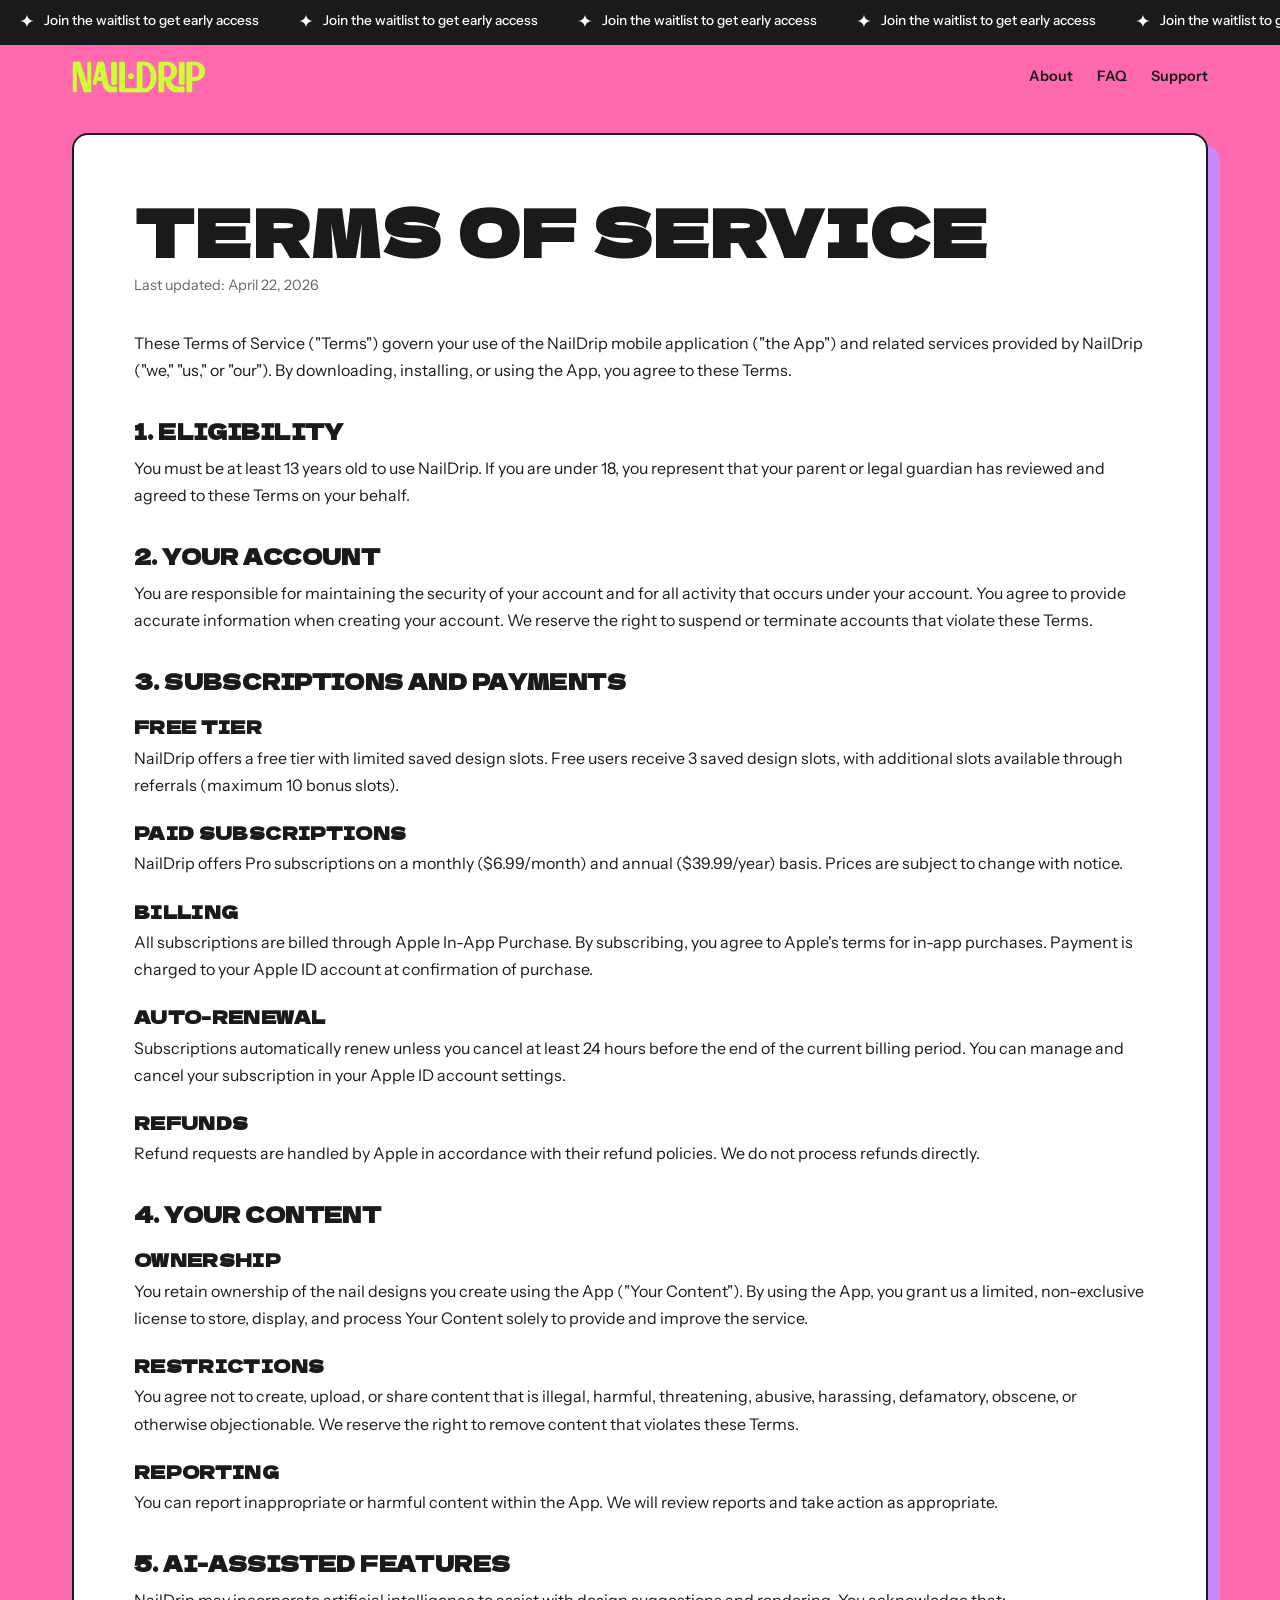
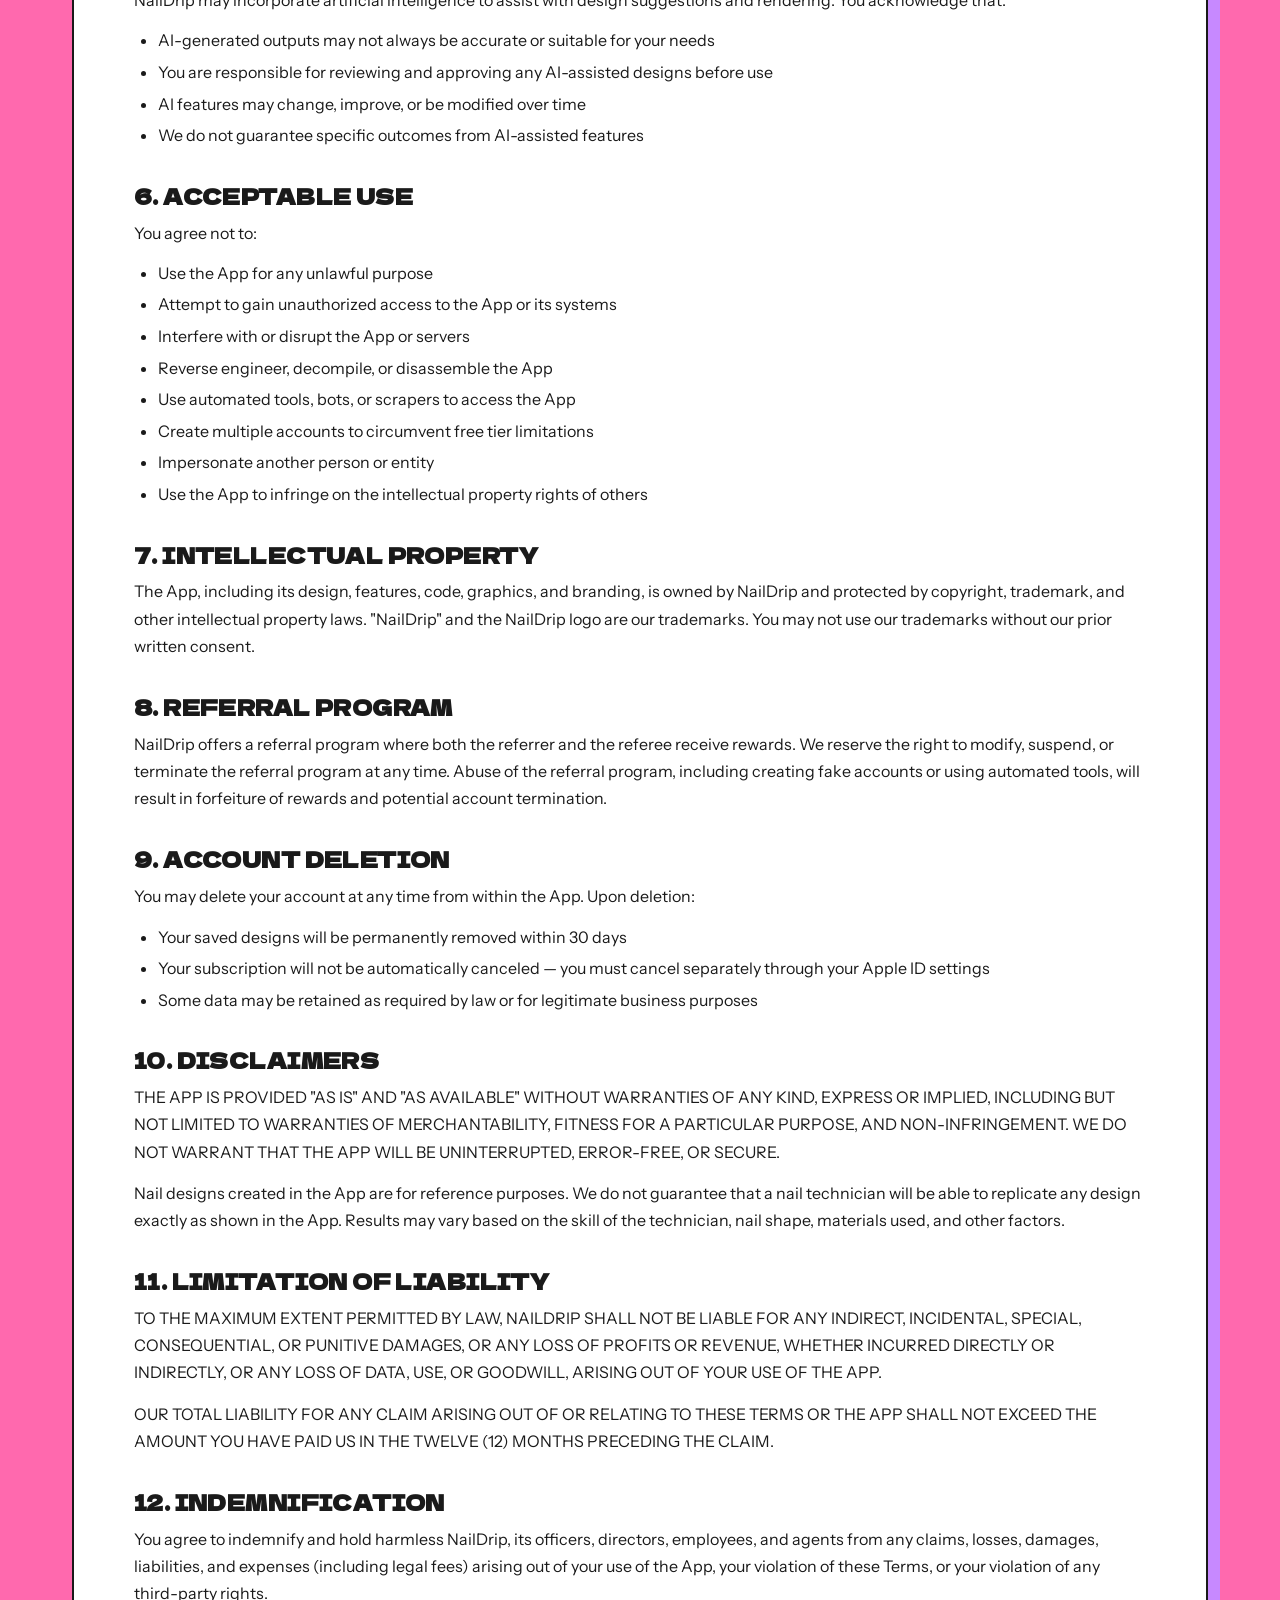
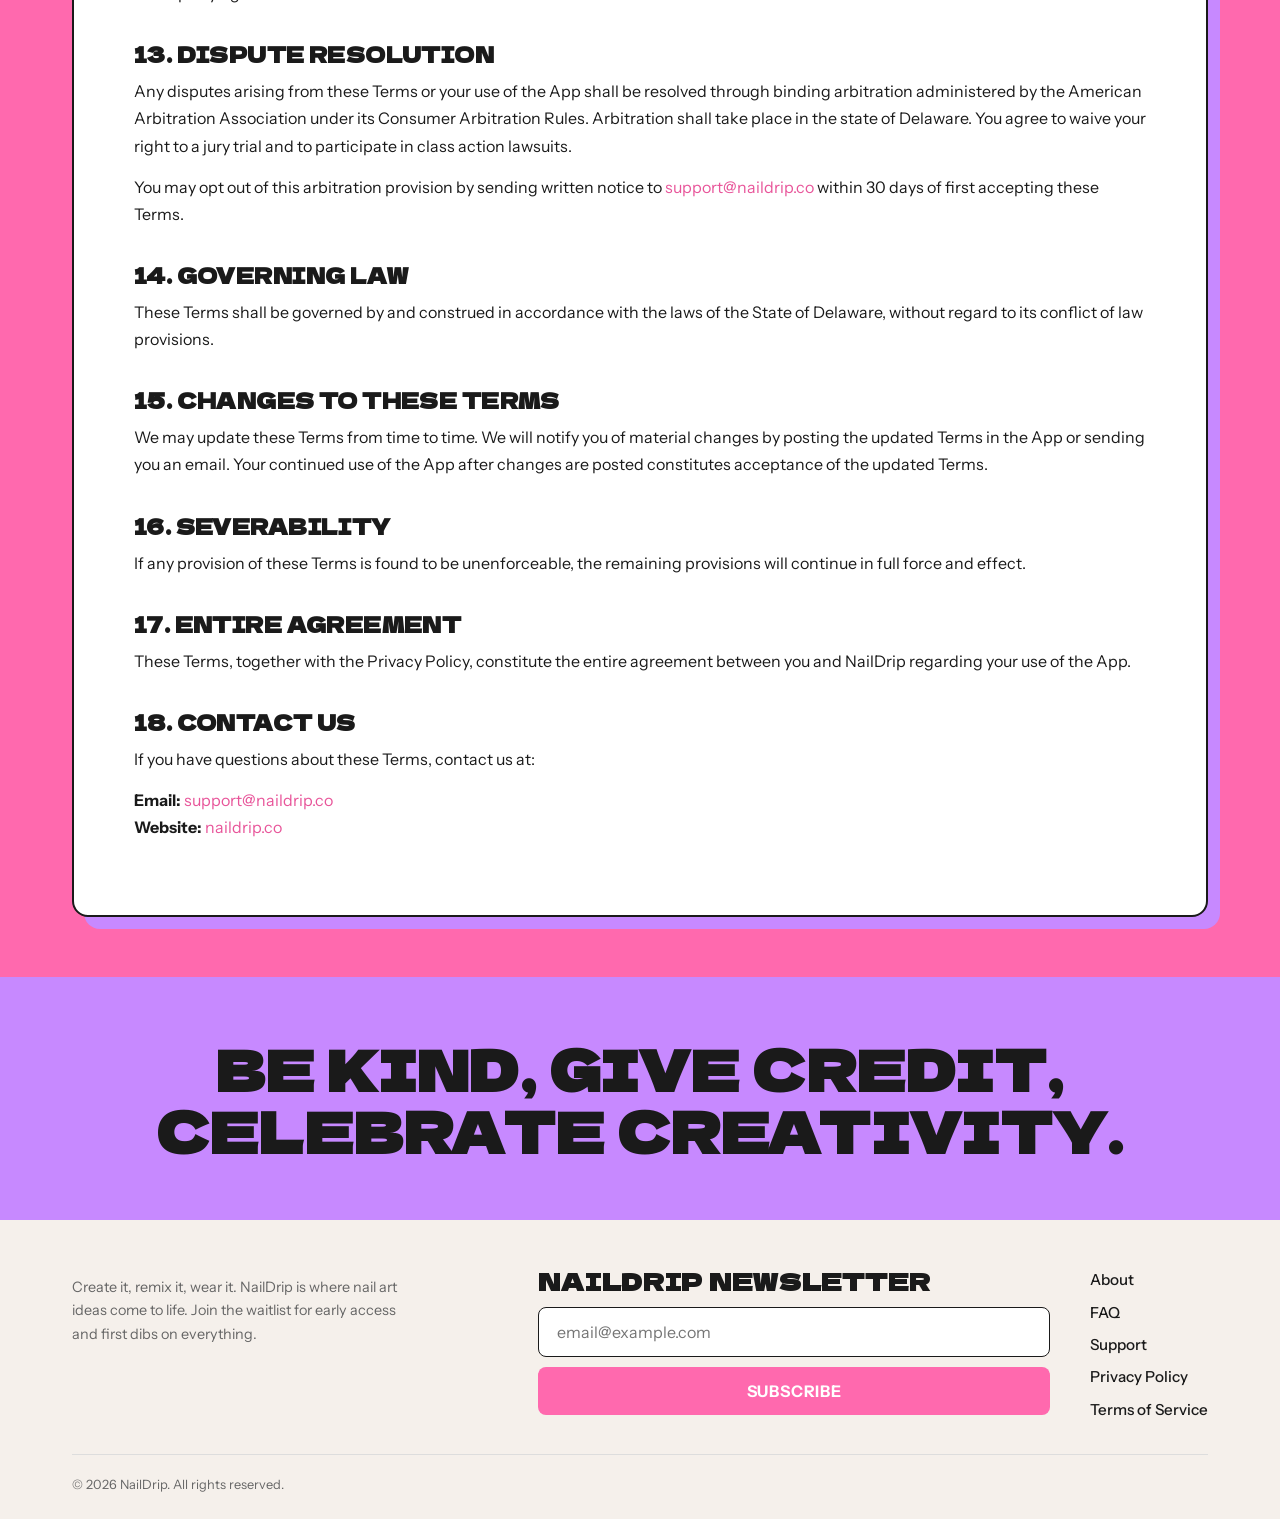
<file: terms.html>
<!DOCTYPE html>
<html lang="en">
<head>
  <meta charset="UTF-8">
  <meta name="viewport" content="width=device-width, initial-scale=1.0">
  <title>Terms of Service — NailDrip</title>
  <meta name="description" content="NailDrip Terms of Service. Read the terms governing your use of the NailDrip app.">
  <link rel="stylesheet" href="css/style.css?v=17">
</head>
<body>

  <!-- Announcement Marquee -->
  <div class="announcement-bar">
    <div class="marquee-track">
      <span>Join the waitlist to get early access</span>
      <span>Join the waitlist to get early access</span>
      <span>Join the waitlist to get early access</span>
      <span>Join the waitlist to get early access</span>
      <span>Join the waitlist to get early access</span>
      <span>Join the waitlist to get early access</span>
      <span>Join the waitlist to get early access</span>
      <span>Join the waitlist to get early access</span>
      <span>Join the waitlist to get early access</span>
      <span>Join the waitlist to get early access</span>
      <span>Join the waitlist to get early access</span>
      <span>Join the waitlist to get early access</span>
    </div>
  </div>

  <!-- Header -->
  <header class="site-header">
    <div class="container">
      <a href="/" class="logo">
        <img src="images/naildrip_logo-neon.svg" alt="NailDrip" height="32">
      </a>
      <nav class="desktop-nav">
        <a href="/about.html">About</a>
        <a href="/faq.html">FAQ</a>
        <a href="/support.html">Support</a>
      </nav>
      <button class="nav-toggle" onclick="document.querySelector('.mobile-nav').classList.toggle('open')" aria-label="Menu">
        <svg viewBox="0 0 24 24" fill="none" stroke="currentColor" stroke-width="2.5"><line x1="3" y1="6" x2="21" y2="6"/><line x1="3" y1="12" x2="21" y2="12"/><line x1="3" y1="18" x2="21" y2="18"/></svg>
      </button>
    </div>
    <nav class="mobile-nav">
      <a href="/about.html">About</a>
      <a href="/faq.html">FAQ</a>
      <a href="/support.html">Support</a>
    </nav>
  </header>

  <!-- Page Content -->
  <div class="container">
    <div class="page-wrapper">
      <h1>Terms of Service</h1>
      <p class="page-date">Last updated: April 22, 2026</p>

      <p>These Terms of Service ("Terms") govern your use of the NailDrip mobile application ("the App") and related services provided by NailDrip ("we," "us," or "our"). By downloading, installing, or using the App, you agree to these Terms.</p>

      <h2>1. Eligibility</h2>
      <p>You must be at least 13 years old to use NailDrip. If you are under 18, you represent that your parent or legal guardian has reviewed and agreed to these Terms on your behalf.</p>

      <h2>2. Your Account</h2>
      <p>You are responsible for maintaining the security of your account and for all activity that occurs under your account. You agree to provide accurate information when creating your account. We reserve the right to suspend or terminate accounts that violate these Terms.</p>

      <h2>3. Subscriptions and Payments</h2>

      <h3>Free Tier</h3>
      <p>NailDrip offers a free tier with limited saved design slots. Free users receive 3 saved design slots, with additional slots available through referrals (maximum 10 bonus slots).</p>

      <h3>Paid Subscriptions</h3>
      <p>NailDrip offers Pro subscriptions on a monthly ($6.99/month) and annual ($39.99/year) basis. Prices are subject to change with notice.</p>

      <h3>Billing</h3>
      <p>All subscriptions are billed through Apple In-App Purchase. By subscribing, you agree to Apple's terms for in-app purchases. Payment is charged to your Apple ID account at confirmation of purchase.</p>

      <h3>Auto-Renewal</h3>
      <p>Subscriptions automatically renew unless you cancel at least 24 hours before the end of the current billing period. You can manage and cancel your subscription in your Apple ID account settings.</p>

      <h3>Refunds</h3>
      <p>Refund requests are handled by Apple in accordance with their refund policies. We do not process refunds directly.</p>

      <h2>4. Your Content</h2>

      <h3>Ownership</h3>
      <p>You retain ownership of the nail designs you create using the App ("Your Content"). By using the App, you grant us a limited, non-exclusive license to store, display, and process Your Content solely to provide and improve the service.</p>

      <h3>Restrictions</h3>
      <p>You agree not to create, upload, or share content that is illegal, harmful, threatening, abusive, harassing, defamatory, obscene, or otherwise objectionable. We reserve the right to remove content that violates these Terms.</p>

      <h3>Reporting</h3>
      <p>You can report inappropriate or harmful content within the App. We will review reports and take action as appropriate.</p>

      <h2>5. AI-Assisted Features</h2>
      <p>NailDrip may incorporate artificial intelligence to assist with design suggestions and rendering. You acknowledge that:</p>
      <ul>
        <li>AI-generated outputs may not always be accurate or suitable for your needs</li>
        <li>You are responsible for reviewing and approving any AI-assisted designs before use</li>
        <li>AI features may change, improve, or be modified over time</li>
        <li>We do not guarantee specific outcomes from AI-assisted features</li>
      </ul>

      <h2>6. Acceptable Use</h2>
      <p>You agree not to:</p>
      <ul>
        <li>Use the App for any unlawful purpose</li>
        <li>Attempt to gain unauthorized access to the App or its systems</li>
        <li>Interfere with or disrupt the App or servers</li>
        <li>Reverse engineer, decompile, or disassemble the App</li>
        <li>Use automated tools, bots, or scrapers to access the App</li>
        <li>Create multiple accounts to circumvent free tier limitations</li>
        <li>Impersonate another person or entity</li>
        <li>Use the App to infringe on the intellectual property rights of others</li>
      </ul>

      <h2>7. Intellectual Property</h2>
      <p>The App, including its design, features, code, graphics, and branding, is owned by NailDrip and protected by copyright, trademark, and other intellectual property laws. "NailDrip" and the NailDrip logo are our trademarks. You may not use our trademarks without our prior written consent.</p>

      <h2>8. Referral Program</h2>
      <p>NailDrip offers a referral program where both the referrer and the referee receive rewards. We reserve the right to modify, suspend, or terminate the referral program at any time. Abuse of the referral program, including creating fake accounts or using automated tools, will result in forfeiture of rewards and potential account termination.</p>

      <h2>9. Account Deletion</h2>
      <p>You may delete your account at any time from within the App. Upon deletion:</p>
      <ul>
        <li>Your saved designs will be permanently removed within 30 days</li>
        <li>Your subscription will not be automatically canceled — you must cancel separately through your Apple ID settings</li>
        <li>Some data may be retained as required by law or for legitimate business purposes</li>
      </ul>

      <h2>10. Disclaimers</h2>
      <p>THE APP IS PROVIDED "AS IS" AND "AS AVAILABLE" WITHOUT WARRANTIES OF ANY KIND, EXPRESS OR IMPLIED, INCLUDING BUT NOT LIMITED TO WARRANTIES OF MERCHANTABILITY, FITNESS FOR A PARTICULAR PURPOSE, AND NON-INFRINGEMENT. WE DO NOT WARRANT THAT THE APP WILL BE UNINTERRUPTED, ERROR-FREE, OR SECURE.</p>
      <p>Nail designs created in the App are for reference purposes. We do not guarantee that a nail technician will be able to replicate any design exactly as shown in the App. Results may vary based on the skill of the technician, nail shape, materials used, and other factors.</p>

      <h2>11. Limitation of Liability</h2>
      <p>TO THE MAXIMUM EXTENT PERMITTED BY LAW, NAILDRIP SHALL NOT BE LIABLE FOR ANY INDIRECT, INCIDENTAL, SPECIAL, CONSEQUENTIAL, OR PUNITIVE DAMAGES, OR ANY LOSS OF PROFITS OR REVENUE, WHETHER INCURRED DIRECTLY OR INDIRECTLY, OR ANY LOSS OF DATA, USE, OR GOODWILL, ARISING OUT OF YOUR USE OF THE APP.</p>
      <p>OUR TOTAL LIABILITY FOR ANY CLAIM ARISING OUT OF OR RELATING TO THESE TERMS OR THE APP SHALL NOT EXCEED THE AMOUNT YOU HAVE PAID US IN THE TWELVE (12) MONTHS PRECEDING THE CLAIM.</p>

      <h2>12. Indemnification</h2>
      <p>You agree to indemnify and hold harmless NailDrip, its officers, directors, employees, and agents from any claims, losses, damages, liabilities, and expenses (including legal fees) arising out of your use of the App, your violation of these Terms, or your violation of any third-party rights.</p>

      <h2>13. Dispute Resolution</h2>
      <p>Any disputes arising from these Terms or your use of the App shall be resolved through binding arbitration administered by the American Arbitration Association under its Consumer Arbitration Rules. Arbitration shall take place in the state of Delaware. You agree to waive your right to a jury trial and to participate in class action lawsuits.</p>
      <p>You may opt out of this arbitration provision by sending written notice to <a href="mailto:support@naildrip.co">support@naildrip.co</a> within 30 days of first accepting these Terms.</p>

      <h2>14. Governing Law</h2>
      <p>These Terms shall be governed by and construed in accordance with the laws of the State of Delaware, without regard to its conflict of law provisions.</p>

      <h2>15. Changes to These Terms</h2>
      <p>We may update these Terms from time to time. We will notify you of material changes by posting the updated Terms in the App or sending you an email. Your continued use of the App after changes are posted constitutes acceptance of the updated Terms.</p>

      <h2>16. Severability</h2>
      <p>If any provision of these Terms is found to be unenforceable, the remaining provisions will continue in full force and effect.</p>

      <h2>17. Entire Agreement</h2>
      <p>These Terms, together with the Privacy Policy, constitute the entire agreement between you and NailDrip regarding your use of the App.</p>

      <h2>18. Contact Us</h2>
      <p>If you have questions about these Terms, contact us at:</p>
      <p><strong>Email:</strong> <a href="mailto:support@naildrip.co">support@naildrip.co</a><br>
      <strong>Website:</strong> <a href="https://naildrip.co">naildrip.co</a></p>
    </div>
  </div>

  <!-- Purple Banner -->
  <section class="section-purple">
    <div class="container">
      <h2>Be kind, give credit, celebrate creativity.</h2>
    </div>
  </section>

  <!-- Footer -->
  <footer class="site-footer">
    <div class="container">
      <div class="footer-content">
        <div class="footer-brand">
          <p>Create it, remix it, wear it. NailDrip is where nail art ideas come to life. Join the waitlist for early access and first dibs on everything.</p>
        </div>
        <div class="footer-newsletter">
          <h3>NailDrip Newsletter</h3>
          <form class="email-form" action="#">
            <input type="email" name="email" placeholder="email@example.com" required>
            <button type="submit" class="btn-pink">Subscribe</button>
          </form>
        </div>
        <div class="footer-links">
          <a href="/about.html">About</a>
          <a href="/faq.html">FAQ</a>
          <a href="/support.html">Support</a>
          <a href="/privacy.html">Privacy Policy</a>
          <a href="/terms.html">Terms of Service</a>
        </div>
      </div>
      <div class="footer-bottom">
        &copy; 2026 NailDrip. All rights reserved.
      </div>
    </div>
  </footer>

  <script src="js/forms.js"></script>
</body>
</html>
</file>
<file: css/style.css>
/* ============================================
   NailDrip — Bold & Colorful
   Matching Shopify "Shapes" theme exactly
   ============================================ */

@import url('https://fonts.googleapis.com/css2?family=Dela+Gothic+One&family=Instrument+Sans:ital,wght@0,400..700;1,400..700&display=swap');

:root {
  --pink: rgb(255, 105, 174);
  --pink-hex: #FF69AE;
  --purple: rgb(199, 137, 255);
  --purple-hex: #C789FF;
  --lime: rgb(206, 255, 54);
  --lime-hex: #CEFF36;
  --black: #1a1a1a;
  --white: #ffffff;
  --gray: #666;
  --font-heading: 'Dela Gothic One', sans-serif;
  --font-body: 'Instrument Sans', -apple-system, BlinkMacSystemFont, sans-serif;
  --max-width: 1200px;
  --transition: 0.2s ease;
  --card-border: 2px solid var(--black);
  --card-shadow: 12px 12px 0 0 var(--purple-hex);
  --card-radius: 16px;
}

*, *::before, *::after { box-sizing: border-box; margin: 0; padding: 0; }
html { scroll-behavior: smooth; }

body {
  font-family: var(--font-body);
  background: var(--pink);
  color: var(--black);
  line-height: 1.6;
  -webkit-font-smoothing: antialiased;
}

a { color: inherit; text-decoration: none; }
a:hover { text-decoration: underline; }
img { max-width: 100%; height: auto; display: block; }

h1, h2, h3, h4 { font-family: var(--font-heading); line-height: 1.1; text-transform: uppercase; letter-spacing: 0.02em; }

.container { max-width: var(--max-width); margin: 0 auto; padding: 0 32px; }

/* Solid pink background — no pattern */

/* ---- Announcement Marquee ---- */
.announcement-bar {
  background: var(--black);
  color: var(--white);
  overflow: hidden;
  white-space: nowrap;
  font-size: 0.85rem;
  font-weight: 500;
  padding: 10px 0;
  position: relative;
}

.marquee-track {
  display: inline-flex;
  animation: marquee 30s linear infinite;
}

.marquee-track span {
  padding: 0 20px;
  display: inline-flex;
  align-items: center;
  gap: 10px;
}

/* Flower/asterisk icon separator */
.marquee-track span::before {
  content: '';
  display: inline-block;
  width: 14px;
  height: 14px;
  background: currentColor;
  -webkit-mask-image: url("data:image/svg+xml,%3Csvg xmlns='http://www.w3.org/2000/svg' viewBox='0 0 20 20'%3E%3Cpath d='M10 0C10 5.523 5.523 10 0 10C5.523 10 10 14.477 10 20C10 14.477 14.477 10 20 10C14.477 10 10 5.523 10 0Z'/%3E%3C/svg%3E");
  mask-image: url("data:image/svg+xml,%3Csvg xmlns='http://www.w3.org/2000/svg' viewBox='0 0 20 20'%3E%3Cpath d='M10 0C10 5.523 5.523 10 0 10C5.523 10 10 14.477 10 20C10 14.477 14.477 10 20 10C14.477 10 10 5.523 10 0Z'/%3E%3C/svg%3E");
  -webkit-mask-size: contain;
  mask-size: contain;
  -webkit-mask-repeat: no-repeat;
  mask-repeat: no-repeat;
  flex-shrink: 0;
}

@keyframes marquee {
  0% { transform: translateX(0); }
  100% { transform: translateX(-50%); }
}

/* ---- Header ---- */
.site-header {
  background: transparent;
  padding: 16px 0;
  position: relative;
  z-index: 100;
}

.site-header .container {
  display: flex;
  align-items: center;
  justify-content: space-between;
}

.logo {
  display: flex;
  align-items: center;
}

.logo img {
  height: 32px;
  width: auto;
}

.logo-text {
  font-family: var(--font-heading);
  font-size: 2rem;
  color: var(--lime);
  letter-spacing: 0.03em;
  line-height: 1;
  text-decoration: none;
  text-transform: uppercase;
}
.logo-text:hover { text-decoration: none; }

.desktop-nav { display: flex; align-items: center; gap: 24px; }
.desktop-nav a {
  color: var(--black);
  font-size: 0.9rem;
  font-weight: 600;
  text-decoration: none;
}
.desktop-nav a:hover { text-decoration: underline; }

.nav-toggle { display: none; background: none; border: none; cursor: pointer; padding: 4px; }
.nav-toggle svg { width: 28px; height: 28px; }

/* ---- Hero Section ---- */
.hero-section {
  position: relative;
  max-width: var(--max-width);
  margin: 40px auto 60px;
  padding: 0 32px;
}

.hero-card {
  background: var(--white);
  border: var(--card-border);
  border-radius: var(--card-radius);
  box-shadow: var(--card-shadow);
  position: relative;
  overflow: visible;
  padding: 48px 48px 48px 50%;
}

.hero-image {
  position: absolute;
  left: 0;
  top: -15%;
  bottom: 0%;
  width: 40%;
  z-index: 2;
  display: flex;
  align-items: center;
}

.hero-image img {
  width: 100%;
}

.hero-text {
}

.hero-text h1 {
  font-family: var(--font-heading);
  font-size: clamp(2.8rem, 5.5vw, 4.5rem);
  line-height: 0.95;
  text-transform: uppercase;
  letter-spacing: 0.02em;
  margin-bottom: 24px;
}

.hero-text p {
  font-size: 1.05rem;
  line-height: 1.6;
  max-width: 480px;
  font-family: var(--font-body);
}

/* ---- Lime Section (Waitlist) ---- */
.section-lime {
  background: var(--lime);
  padding: 60px 0;
  position: relative;
}

/* Override scallop on sections */
.section-lime,
.section-purple,
.section-pink,
.site-footer {
  background-image: none !important;
}

.waitlist-card {
  background: var(--white);
  border: var(--card-border);
  border-radius: var(--card-radius);
  box-shadow: 12px 12px 0 0 var(--pink-hex);
  max-width: 600px;
  margin: 0 auto;
  padding: 48px;
  text-align: center;
}

.waitlist-card h2 {
  font-family: var(--font-heading);
  font-size: 1.5rem;
  text-transform: uppercase;
  margin-bottom: 8px;
}

.waitlist-card .subtitle {
  color: var(--gray);
  margin-bottom: 28px;
  font-family: var(--font-body);
}

.email-form {
  display: flex;
  flex-direction: column;
  gap: 12px;
}

.email-form input {
  padding: 14px 18px;
  border: 1px solid #ddd;
  border-radius: 8px;
  font-size: 1rem;
  font-family: var(--font-body);
  outline: none;
  transition: border-color var(--transition);
}

.email-form input:focus { border-color: var(--pink); }

.btn-pink {
  display: inline-block;
  background: var(--pink);
  color: var(--white);
  padding: 14px 32px;
  border-radius: 8px;
  font-size: 1rem;
  font-weight: 700;
  font-family: var(--font-body);
  border: none;
  cursor: pointer;
  text-transform: uppercase;
  letter-spacing: 0.05em;
  transition: background var(--transition);
  text-align: center;
  text-decoration: none;
}
.btn-pink:hover {
  background: #e8559a;
  text-decoration: none;
}
.btn-pink:disabled {
  opacity: 0.7;
  cursor: not-allowed;
}
.btn-pink.btn-success {
  background: var(--lime);
  color: var(--black);
}
.btn-pink.btn-error {
  background: #ff4444;
}

/* ---- Purple Banner ---- */
.section-purple {
  background: var(--purple);
  padding: 60px 0;
  text-align: center;
}

.section-purple h2 {
  font-family: var(--font-heading);
  font-size: clamp(2rem, 5vw, 3.5rem);
  text-transform: uppercase;
  letter-spacing: 0.02em;
  color: var(--black);
}

/* ---- Footer ---- */
.site-footer {
  background: #f5f0eb;
  padding: 48px 0 24px;
}

.footer-content {
  display: grid;
  grid-template-columns: 1fr 1.2fr auto;
  gap: 40px;
  margin-bottom: 24px;
}

.footer-brand p {
  color: var(--gray);
  font-size: 0.9rem;
  margin-top: 8px;
  max-width: 340px;
  line-height: 1.6;
}

.footer-newsletter h3 {
  font-family: var(--font-heading);
  font-size: 1.5rem;
  text-transform: uppercase;
  letter-spacing: 0.03em;
  margin-bottom: 12px;
}

.footer-newsletter .email-form {
  flex-direction: column;
  gap: 10px;
}

.footer-newsletter .email-form input {
  border: 1px solid var(--black);
}

.footer-newsletter .btn-pink {
  width: 100%;
}

.footer-links a {
  display: block;
  color: var(--black);
  font-size: 0.95rem;
  margin-bottom: 8px;
  font-weight: 500;
}
.footer-links a:hover { text-decoration: underline; }

.footer-bottom {
  border-top: 1px solid #ddd;
  padding-top: 20px;
  margin-top: 24px;
  font-size: 0.8rem;
  color: var(--gray);
}

/* ---- Content Pages (Privacy, Terms, FAQ, Support, About) ---- */
.page-wrapper {
  background: var(--white);
  border: var(--card-border);
  border-radius: var(--card-radius);
  box-shadow: var(--card-shadow);
  margin: 24px auto 60px;
  max-width: var(--max-width);
  padding: 60px;
}

.page-wrapper h1 {
  font-family: var(--font-heading);
  font-size: clamp(2.5rem, 5vw, 4rem);
  text-transform: uppercase;
  letter-spacing: 0.02em;
  margin-bottom: 8px;
}

.page-wrapper .page-date {
  color: var(--gray);
  font-size: 0.9rem;
  margin-bottom: 32px;
}

.page-wrapper h2 {
  font-family: var(--font-heading);
  font-size: 1.3rem;
  text-transform: uppercase;
  margin-top: 36px;
  margin-bottom: 12px;
}

.page-wrapper h3 {
  font-family: var(--font-heading);
  font-size: 1.1rem;
  text-transform: uppercase;
  margin-top: 24px;
  margin-bottom: 8px;
}

.page-wrapper p {
  margin-bottom: 14px;
  line-height: 1.7;
  font-family: var(--font-body);
}

.page-wrapper ul, .page-wrapper ol {
  margin-bottom: 14px;
  padding-left: 24px;
}

.page-wrapper li {
  margin-bottom: 6px;
  line-height: 1.6;
}

.page-wrapper a { color: #e8559a; }
.page-wrapper a:hover { color: var(--pink); }
.page-wrapper a.btn-pink { color: var(--white); }
.page-wrapper a.btn-pink:hover { color: var(--white); }

/* ---- FAQ Accordion ---- */
.faq-list { max-width: 100%; }

.faq-item { border-bottom: 2px solid #eee; }

.faq-question {
  width: 100%;
  background: none;
  border: none;
  padding: 20px 0;
  font-size: 1.1rem;
  font-weight: 700;
  font-family: var(--font-body);
  color: var(--black);
  text-align: left;
  cursor: pointer;
  display: flex;
  justify-content: space-between;
  align-items: center;
}

.faq-question::after {
  content: '+';
  font-size: 1.6rem;
  font-weight: 400;
  color: var(--gray);
  transition: transform var(--transition);
}

.faq-item.open .faq-question::after { content: '−'; }

.faq-answer { max-height: 0; overflow: hidden; transition: max-height 0.3s ease; }
.faq-item.open .faq-answer { max-height: 500px; }

.faq-answer p {
  padding-bottom: 20px;
  color: var(--gray);
  line-height: 1.7;
}

/* ---- Support Page ---- */
.support-grid {
  display: grid;
  grid-template-columns: repeat(2, 1fr);
  gap: 20px;
  margin-top: 24px;
}

.support-card {
  background: #f9f6f2;
  border: 2px solid #eee;
  border-radius: 12px;
  padding: 28px;
}

.support-card .icon { margin-bottom: 12px; width: 32px; height: 32px; }
.support-card h3 { margin-bottom: 8px; margin-top: 0; text-transform: none; }
.support-card p { color: var(--gray); font-size: 0.9rem; margin-bottom: 0; }

/* ---- About Page ---- */
.about-section h2 { margin-top: 36px; margin-bottom: 12px; }
.about-section p { color: var(--gray); line-height: 1.7; margin-bottom: 14px; }

/* ---- Responsive ---- */
@media (max-width: 768px) {
  .hero-section { padding: 0 16px; margin: 16px auto 24px; }
  .hero-card { padding: 24px; padding-top: 0; }
  .hero-image { position: relative; left: auto; bottom: auto; width: 100%; display: flex; justify-content: center; }
  .hero-image img { max-width: 260px; }
  .hero-text { text-align: center; }
  .hero-text h1 { font-size: 2.5rem; }
  .page-wrapper { padding: 32px 24px; margin: 12px; }
  .support-grid { grid-template-columns: 1fr; }
  .footer-content { grid-template-columns: 1fr; gap: 32px; }
  .waitlist-card { padding: 32px 24px; margin: 0 16px; }
  .hero-card { margin: 12px; }

  .desktop-nav { display: none; }
  .nav-toggle { display: block; }

  .mobile-nav {
    display: none;
    position: absolute;
    top: 72px;
    left: 0;
    right: 0;
    background: rgba(255,255,255,0.95);
    backdrop-filter: blur(8px);
    padding: 20px 24px;
    flex-direction: column;
    gap: 16px;
    border-bottom: 2px solid var(--black);
    z-index: 99;
  }
  .mobile-nav.open { display: flex; }
  .mobile-nav a { font-size: 1.1rem; font-weight: 700; }
}

@media (min-width: 769px) {
  .mobile-nav { display: none !important; }
}
</file>
